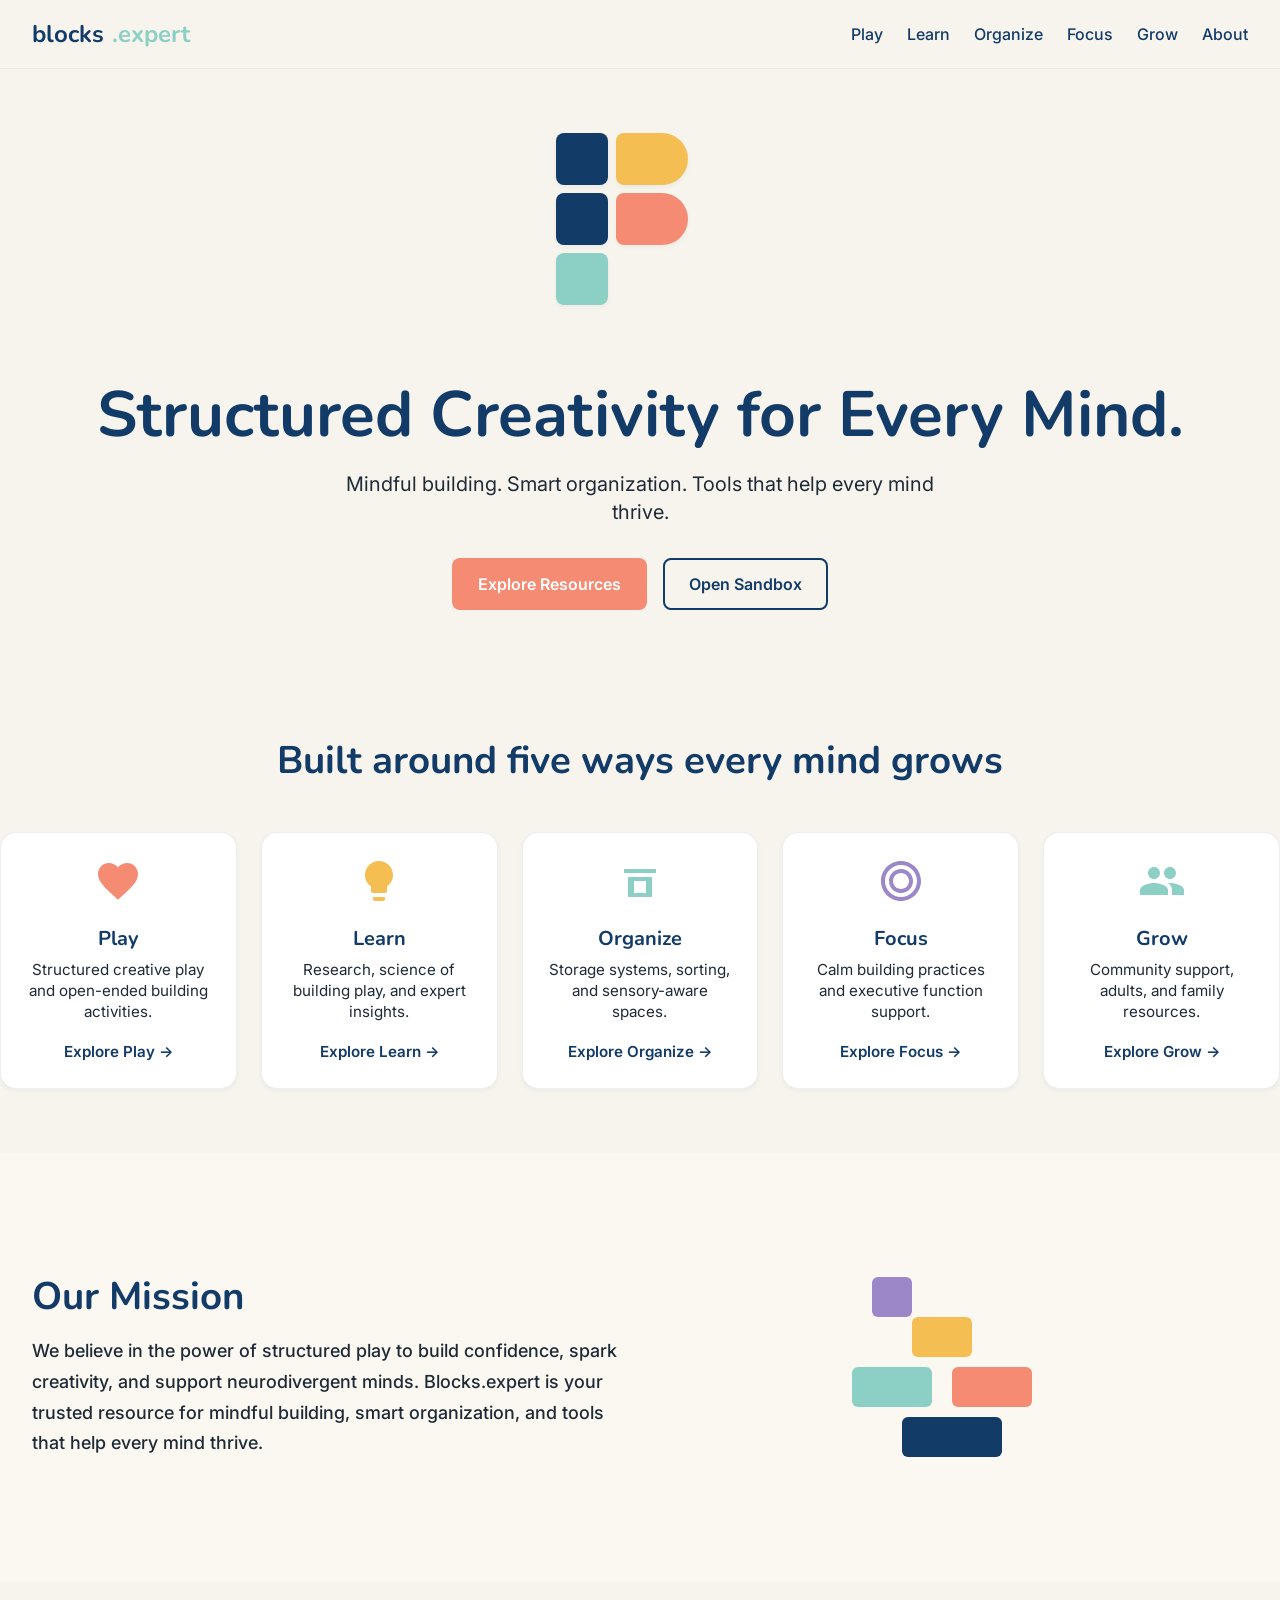
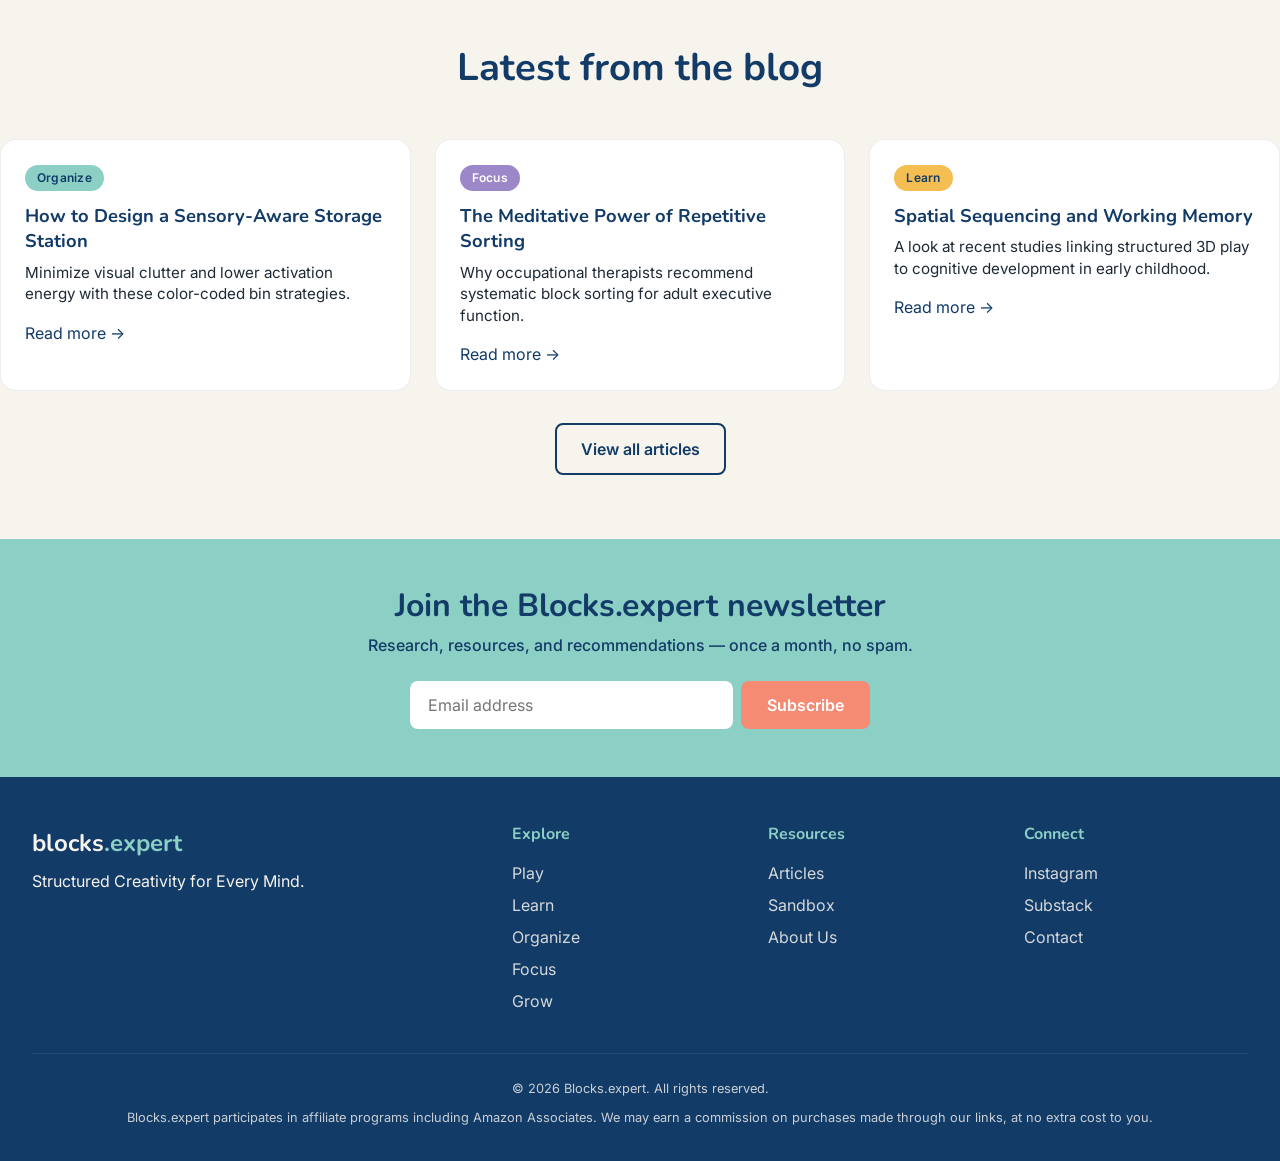
<file: index.html>
<!DOCTYPE html>
<html lang="en">
<head>
    <meta charset="UTF-8">
    <meta name="viewport" content="width=device-width, initial-scale=1.0">
    <title>Blocks.expert — Structured Creativity for Every Mind</title>
    <meta name="description" content="A trusted resource for mindful building, smart organization, and tools that help every neurodivergent mind thrive.">

    <!-- Open Graph -->
    <meta property="og:title" content="Blocks.expert — Structured Creativity for Every Mind">
    <meta property="og:description" content="Mindful building, smart organization, and tools that help every mind thrive.">
    <meta property="og:type" content="website">
    <meta property="og:url" content="https://blocks.expert/">
    <meta property="og:image" content="https://blocks.expert/assets/images/og-default.png">

    <!-- Twitter Card -->
    <meta name="twitter:card" content="summary_large_image">
    <meta name="twitter:title" content="Blocks.expert — Structured Creativity for Every Mind">
    <meta name="twitter:description" content="Mindful building, smart organization, and tools that help every mind thrive.">
    <meta name="twitter:image" content="https://blocks.expert/assets/images/og-default.png">

    <link rel="canonical" href="https://blocks.expert/">

    <!-- Organization Schema -->
    <script type="application/ld+json">
    {
        "@context": "https://schema.org",
        "@type": "Organization",
        "name": "Blocks.expert",
        "url": "https://blocks.expert/",
        "logo": "https://blocks.expert/assets/images/logo.png",
        "description": "Structured Creativity for Every Mind. A trusted resource for mindful building, smart organization, and tools that help every neurodivergent mind thrive.",
        "sameAs": []
    }
    </script>

        <link rel="icon" type="image/svg+xml" href="/assets/images/logo.svg">
    <link rel="icon" type="image/png" sizes="32x32" href="/assets/images/favicon-32.png">
    <link rel="apple-touch-icon" sizes="180x180" href="/assets/images/apple-touch-icon.png">

    <link rel="preconnect" href="https://fonts.googleapis.com">
    <link rel="preconnect" href="https://fonts.gstatic.com" crossorigin>
    <link href="https://fonts.googleapis.com/css2?family=Inter:wght@400;500;600&family=Nunito:wght@600;700&display=swap" rel="stylesheet">

    <link rel="stylesheet" href="/assets/css/style.css">
    <script src="/assets/js/main.js" defer></script>

    <style>
        /* Homepage-only mission-art SVG fill via CSS (works for inline SVGs) */
        .mission-art .ma-1 { fill: #123B68; }
        .mission-art .ma-2 { fill: #F68B74; }
        .mission-art .ma-3 { fill: #8CCFC4; }
        .mission-art .ma-4 { fill: #F4BE52; }
        .mission-art .ma-5 { fill: #9C87C8; }
    </style>
</head>
<body>
    <a href="#main" class="skip-link">Skip to content</a>
    <header id="site-header" class="site-header"></header>

    <main id="main">
        <section class="hero container">
            <div id="falling-b">
                <div class="b-quad q1"></div>
                <div class="b-quad q2"></div>
                <div class="b-quad q3"></div>
                <div class="b-quad q4"></div>
                <div class="b-quad q5"></div>
            </div>

            <h1 class="hero-title">Structured Creativity for Every Mind.</h1>
            <p class="hero-subtitle">Mindful building. Smart organization. Tools that help every mind thrive.</p>

            <div class="hero-ctas">
                <a href="/articles/" class="btn btn-primary">Explore Resources</a>
                <a href="/sandbox/" class="btn btn-secondary">Open Sandbox</a>
            </div>
        </section>

        <section class="modes-section container">
            <h2 class="section-title">Built around five ways every mind grows</h2>
            <div class="modes-grid">
                <div class="mode-card mode-play">
                    <svg class="mode-icon" fill="currentColor" viewBox="0 0 24 24" aria-hidden="true">
                        <path d="M12 21.35l-1.45-1.32C5.4 15.36 2 12.28 2 8.5 2 5.42 4.42 3 7.5 3c1.74 0 3.41.81 4.5 2.09C13.09 3.81 14.76 3 16.5 3 19.58 3 22 5.42 22 8.5c0 3.78-3.4 6.86-8.55 11.54L12 21.35z"/>
                    </svg>
                    <h3>Play</h3>
                    <p>Structured creative play and open-ended building activities.</p>
                    <a href="/pillars/play.html" class="mode-link">Explore Play &rarr;</a>
                </div>
                <div class="mode-card mode-learn">
                    <svg class="mode-icon" fill="currentColor" viewBox="0 0 24 24" aria-hidden="true">
                        <path d="M9 21c0 .55.45 1 1 1h4c.55 0 1-.45 1-1v-1H9v1zm3-19C8.14 2 5 5.14 5 9c0 2.38 1.19 4.47 3 5.74V17c0 .55.45 1 1 1h6c.55 0 1-.45 1-1v-2.26c1.81-1.27 3-3.36 3-5.74 0-3.86-3.14-7-7-7z"/>
                    </svg>
                    <h3>Learn</h3>
                    <p>Research, science of building play, and expert insights.</p>
                    <a href="/pillars/learn.html" class="mode-link">Explore Learn &rarr;</a>
                </div>
                <div class="mode-card mode-organize">
                    <svg class="mode-icon" fill="currentColor" viewBox="0 0 24 24" aria-hidden="true">
                        <path d="M4 6h16v2H4zm2 4h12v10H6zm3 2v6h6v-6z"/>
                    </svg>
                    <h3>Organize</h3>
                    <p>Storage systems, sorting, and sensory-aware spaces.</p>
                    <a href="/pillars/organize.html" class="mode-link">Explore Organize &rarr;</a>
                </div>
                <div class="mode-card mode-focus">
                    <svg class="mode-icon" fill="currentColor" viewBox="0 0 24 24" aria-hidden="true">
                        <path d="M12 2C6.48 2 2 6.48 2 12s4.48 10 10 10 10-4.48 10-10S17.52 2 12 2zm0 18c-4.41 0-8-3.59-8-8s3.59-8 8-8 8 3.59 8 8-3.59 8-8 8zm0-14c-3.31 0-6 2.69-6 6s2.69 6 6 6 6-2.69 6-6-2.69-6-6-6zm0 10c-2.21 0-4-1.79-4-4s1.79-4 4-4 4 1.79 4 4-1.79 4-4 4z"/>
                    </svg>
                    <h3>Focus</h3>
                    <p>Calm building practices and executive function support.</p>
                    <a href="/pillars/focus.html" class="mode-link">Explore Focus &rarr;</a>
                </div>
                <div class="mode-card mode-grow">
                    <svg class="mode-icon" fill="currentColor" viewBox="0 0 24 24" aria-hidden="true">
                        <path d="M16 11c1.66 0 2.99-1.34 2.99-3S17.66 5 16 5c-1.66 0-3 1.34-3 3s1.34 3 3 3zm-8 0c1.66 0 2.99-1.34 2.99-3S9.66 5 8 5C6.34 5 5 6.34 5 8s1.34 3 3 3zm0 2c-2.33 0-7 1.17-7 3.5V19h14v-2.5c0-2.33-4.67-3.5-7-3.5zm8 0c-.29 0-.62.02-.97.05 1.16.84 1.97 1.97 1.97 3.45V19h6v-2.5c0-2.33-4.67-3.5-7-3.5z"/>
                    </svg>
                    <h3>Grow</h3>
                    <p>Community support, adults, and family resources.</p>
                    <a href="/pillars/grow.html" class="mode-link">Explore Grow &rarr;</a>
                </div>
            </div>
        </section>

        <section class="mission-section">
            <div class="container mission-grid">
                <div class="mission-text">
                    <h2>Our Mission</h2>
                    <p>We believe in the power of structured play to build confidence, spark creativity, and support neurodivergent minds. Blocks.expert is your trusted resource for mindful building, smart organization, and tools that help every mind thrive.</p>
                </div>
                <div class="mission-art" aria-hidden="true">
                    <svg viewBox="0 0 400 300" width="100%" height="auto" style="max-width: 400px;">
                        <rect class="ma-1" x="150" y="200" width="100" height="40" rx="6"/>
                        <rect class="ma-2" x="200" y="150" width="80" height="40" rx="6"/>
                        <rect class="ma-3" x="100" y="150" width="80" height="40" rx="6"/>
                        <rect class="ma-4" x="160" y="100" width="60" height="40" rx="6"/>
                        <rect class="ma-5" x="120" y="60" width="40" height="40" rx="6"/>
                    </svg>
                </div>
            </div>
        </section>

        <section class="articles-section container">
            <h2 class="section-title">Latest from the blog</h2>
            <div class="articles-grid">
                <article class="article-card">
                    <span class="tag tag-organize">Organize</span>
                    <h4>How to Design a Sensory-Aware Storage Station</h4>
                    <p>Minimize visual clutter and lower activation energy with these color-coded bin strategies.</p>
                    <a href="/articles/_example-article.html">Read more &rarr;</a>
                </article>
                <article class="article-card">
                    <span class="tag tag-focus">Focus</span>
                    <h4>The Meditative Power of Repetitive Sorting</h4>
                    <p>Why occupational therapists recommend systematic block sorting for adult executive function.</p>
                    <a href="/articles/">Read more &rarr;</a>
                </article>
                <article class="article-card">
                    <span class="tag tag-learn">Learn</span>
                    <h4>Spatial Sequencing and Working Memory</h4>
                    <p>A look at recent studies linking structured 3D play to cognitive development in early childhood.</p>
                    <a href="/articles/">Read more &rarr;</a>
                </article>
            </div>
            <div class="text-center">
                <a href="/articles/" class="btn btn-secondary">View all articles</a>
            </div>
        </section>

        <section class="newsletter-section">
            <div class="container">
                <h2>Join the Blocks.expert newsletter</h2>
                <p>Research, resources, and recommendations — once a month, no spam.</p>
                <form id="newsletter-form" class="newsletter-form" novalidate>
                    <label for="newsletter-email" class="sr-only">Email address</label>
                    <input type="email" id="newsletter-email" placeholder="Email address" required aria-required="true">
                    <button type="submit" class="btn btn-primary">Subscribe</button>
                </form>
                <div id="form-feedback" class="form-message" role="status" aria-live="polite"></div>
            </div>
        </section>
    </main>

    <footer id="site-footer" class="site-footer"></footer>
</body>
</html>
</file>
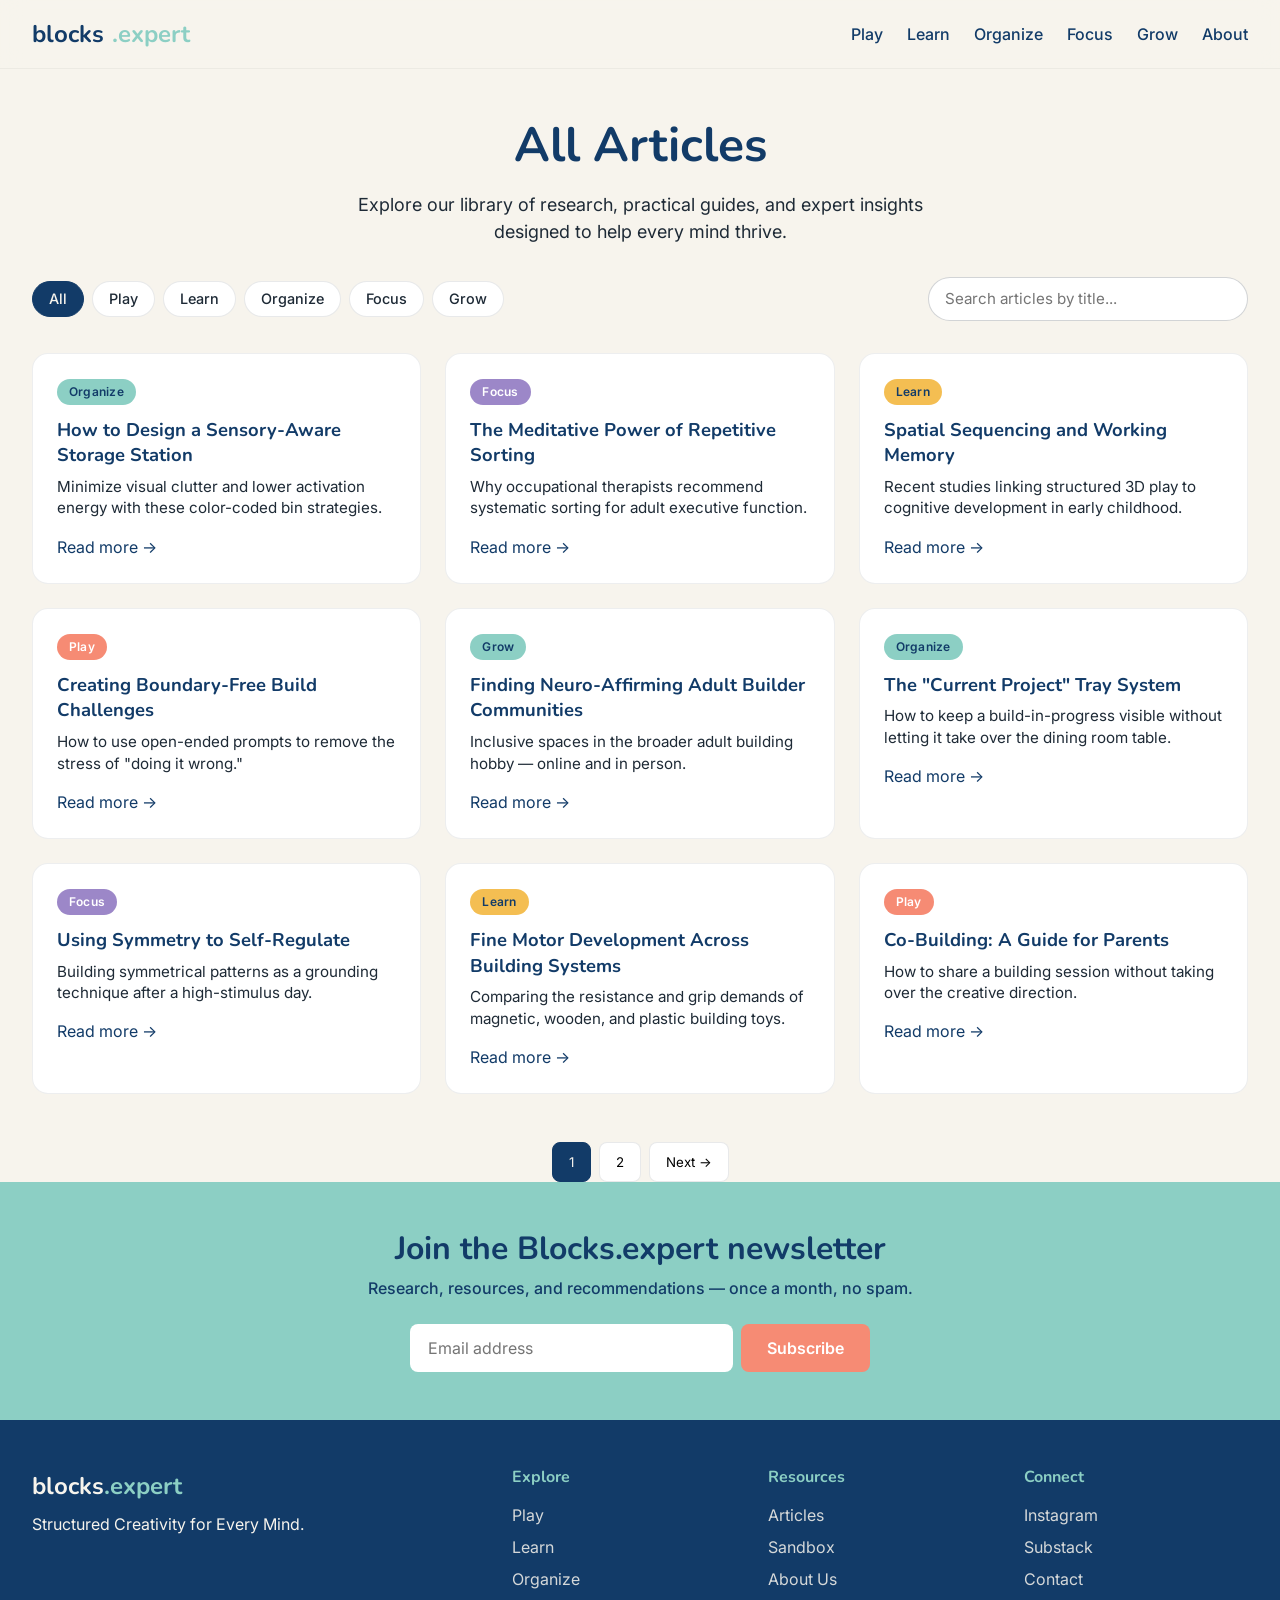
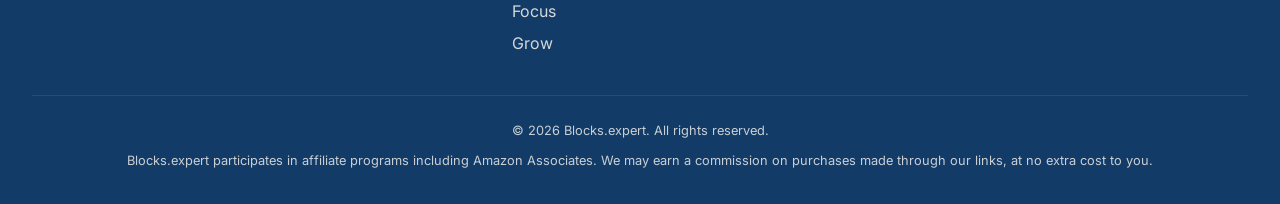
<file: articles/index.html>
<!DOCTYPE html>
<html lang="en">
<head>
    <meta charset="UTF-8">
    <meta name="viewport" content="width=device-width, initial-scale=1.0">
    <title>All Articles — Blocks.expert</title>
    <meta name="description" content="Explore research, insights, and practical guides on structured creativity, smart organization, and tools for neurodivergent minds.">

    <meta property="og:title" content="All Articles — Blocks.expert">
    <meta property="og:description" content="Research, insights, and practical guides for every mind.">
    <meta property="og:type" content="website">
    <meta property="og:url" content="https://blocks.expert/articles/">
    <meta property="og:image" content="https://blocks.expert/assets/images/og-default.png">
    <meta name="twitter:card" content="summary_large_image">
    <link rel="canonical" href="https://blocks.expert/articles/">

        <link rel="icon" type="image/svg+xml" href="/assets/images/logo.svg">
    <link rel="icon" type="image/png" sizes="32x32" href="/assets/images/favicon-32.png">
    <link rel="apple-touch-icon" sizes="180x180" href="/assets/images/apple-touch-icon.png">

    <link rel="preconnect" href="https://fonts.googleapis.com">
    <link rel="preconnect" href="https://fonts.gstatic.com" crossorigin>
    <link href="https://fonts.googleapis.com/css2?family=Inter:wght@400;500;600&family=Nunito:wght@600;700&display=swap" rel="stylesheet">
    <link rel="stylesheet" href="/assets/css/style.css">
    <script src="/assets/js/main.js" defer></script>
</head>
<body>
    <a href="#main" class="skip-link">Skip to content</a>
    <header id="site-header" class="site-header"></header>

    <main id="main" class="container">
        <section class="index-header">
            <h1>All Articles</h1>
            <p>Explore our library of research, practical guides, and expert insights designed to help every mind thrive.</p>
        </section>

        <div class="controls-bar">
            <div class="filter-chips" id="filter-chips" role="tablist" aria-label="Filter articles by mode">
                <button class="chip active" data-filter="all" role="tab" aria-selected="true">All</button>
                <button class="chip" data-filter="play" role="tab" aria-selected="false">Play</button>
                <button class="chip" data-filter="learn" role="tab" aria-selected="false">Learn</button>
                <button class="chip" data-filter="organize" role="tab" aria-selected="false">Organize</button>
                <button class="chip" data-filter="focus" role="tab" aria-selected="false">Focus</button>
                <button class="chip" data-filter="grow" role="tab" aria-selected="false">Grow</button>
            </div>
            <div class="search-wrapper">
                <label for="article-search" class="sr-only">Search articles by title</label>
                <input type="text" id="article-search" placeholder="Search articles by title..." aria-label="Search articles">
            </div>
        </div>

        <div class="articles-grid" id="articles-grid">
            <article class="article-card" data-category="organize">
                <span class="tag tag-organize">Organize</span>
                <h4 class="card-title">How to Design a Sensory-Aware Storage Station</h4>
                <p>Minimize visual clutter and lower activation energy with these color-coded bin strategies.</p>
                <a href="/articles/_example-article.html">Read more &rarr;</a>
            </article>
            <article class="article-card" data-category="focus">
                <span class="tag tag-focus">Focus</span>
                <h4 class="card-title">The Meditative Power of Repetitive Sorting</h4>
                <p>Why occupational therapists recommend systematic sorting for adult executive function.</p>
                <a href="#">Read more &rarr;</a>
            </article>
            <article class="article-card" data-category="learn">
                <span class="tag tag-learn">Learn</span>
                <h4 class="card-title">Spatial Sequencing and Working Memory</h4>
                <p>Recent studies linking structured 3D play to cognitive development in early childhood.</p>
                <a href="#">Read more &rarr;</a>
            </article>
            <article class="article-card" data-category="play">
                <span class="tag tag-play">Play</span>
                <h4 class="card-title">Creating Boundary-Free Build Challenges</h4>
                <p>How to use open-ended prompts to remove the stress of "doing it wrong."</p>
                <a href="#">Read more &rarr;</a>
            </article>
            <article class="article-card" data-category="grow">
                <span class="tag tag-grow">Grow</span>
                <h4 class="card-title">Finding Neuro-Affirming Adult Builder Communities</h4>
                <p>Inclusive spaces in the broader adult building hobby — online and in person.</p>
                <a href="#">Read more &rarr;</a>
            </article>
            <article class="article-card" data-category="organize">
                <span class="tag tag-organize">Organize</span>
                <h4 class="card-title">The "Current Project" Tray System</h4>
                <p>How to keep a build-in-progress visible without letting it take over the dining room table.</p>
                <a href="#">Read more &rarr;</a>
            </article>
            <article class="article-card" data-category="focus">
                <span class="tag tag-focus">Focus</span>
                <h4 class="card-title">Using Symmetry to Self-Regulate</h4>
                <p>Building symmetrical patterns as a grounding technique after a high-stimulus day.</p>
                <a href="#">Read more &rarr;</a>
            </article>
            <article class="article-card" data-category="learn">
                <span class="tag tag-learn">Learn</span>
                <h4 class="card-title">Fine Motor Development Across Building Systems</h4>
                <p>Comparing the resistance and grip demands of magnetic, wooden, and plastic building toys.</p>
                <a href="#">Read more &rarr;</a>
            </article>
            <article class="article-card" data-category="play">
                <span class="tag tag-play">Play</span>
                <h4 class="card-title">Co-Building: A Guide for Parents</h4>
                <p>How to share a building session without taking over the creative direction.</p>
                <a href="#">Read more &rarr;</a>
            </article>
        </div>

        <div class="pagination" aria-label="Pagination">
            <button class="page-btn active" aria-current="page">1</button>
            <button class="page-btn">2</button>
            <button class="page-btn">Next &rarr;</button>
        </div>
    </main>

    <section class="newsletter-section">
        <div class="container">
            <h2>Join the Blocks.expert newsletter</h2>
            <p>Research, resources, and recommendations — once a month, no spam.</p>
            <form id="newsletter-form" class="newsletter-form" novalidate>
                <label for="newsletter-email-articles" class="sr-only">Email address</label>
                <input type="email" id="newsletter-email-articles" placeholder="Email address" required aria-required="true">
                <button type="submit" class="btn btn-primary">Subscribe</button>
            </form>
            <div id="form-feedback" class="form-message" role="status" aria-live="polite"></div>
        </div>
    </section>

    <footer id="site-footer" class="site-footer"></footer>
</body>
</html>
</file>
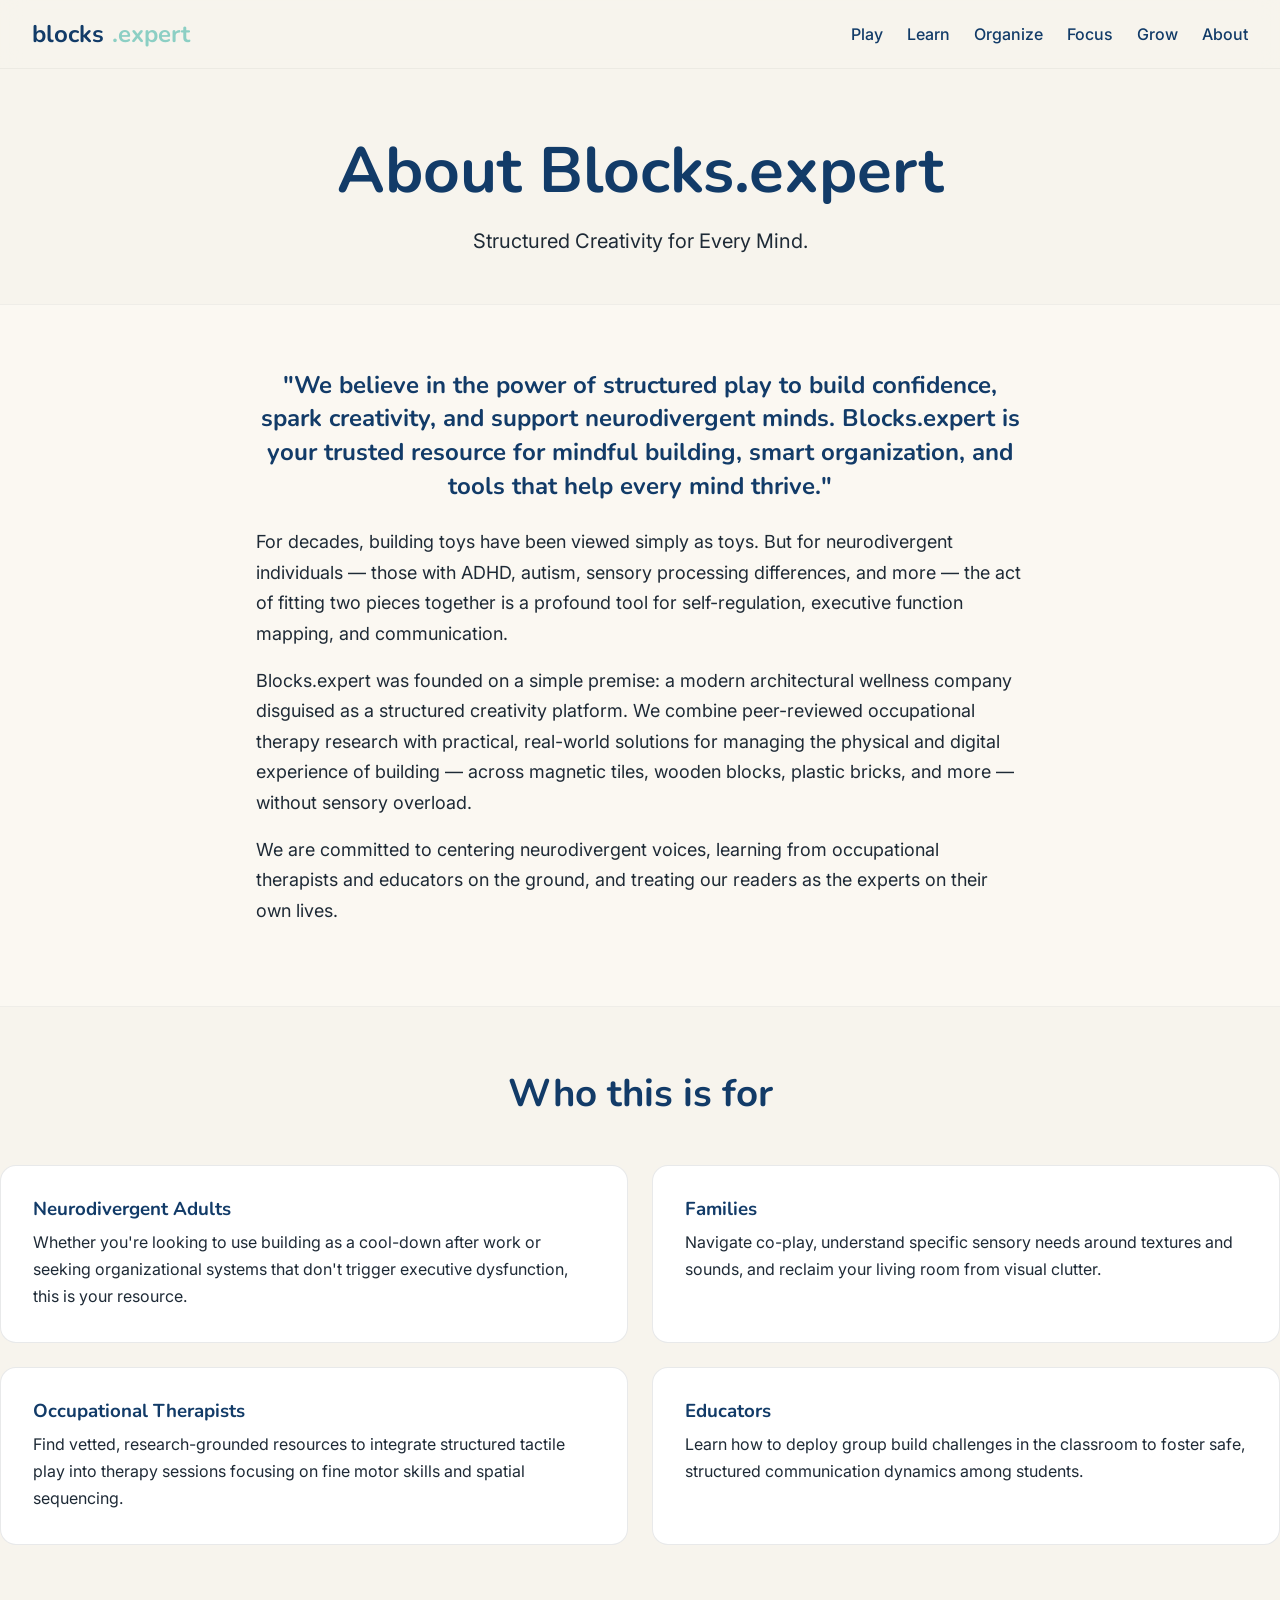
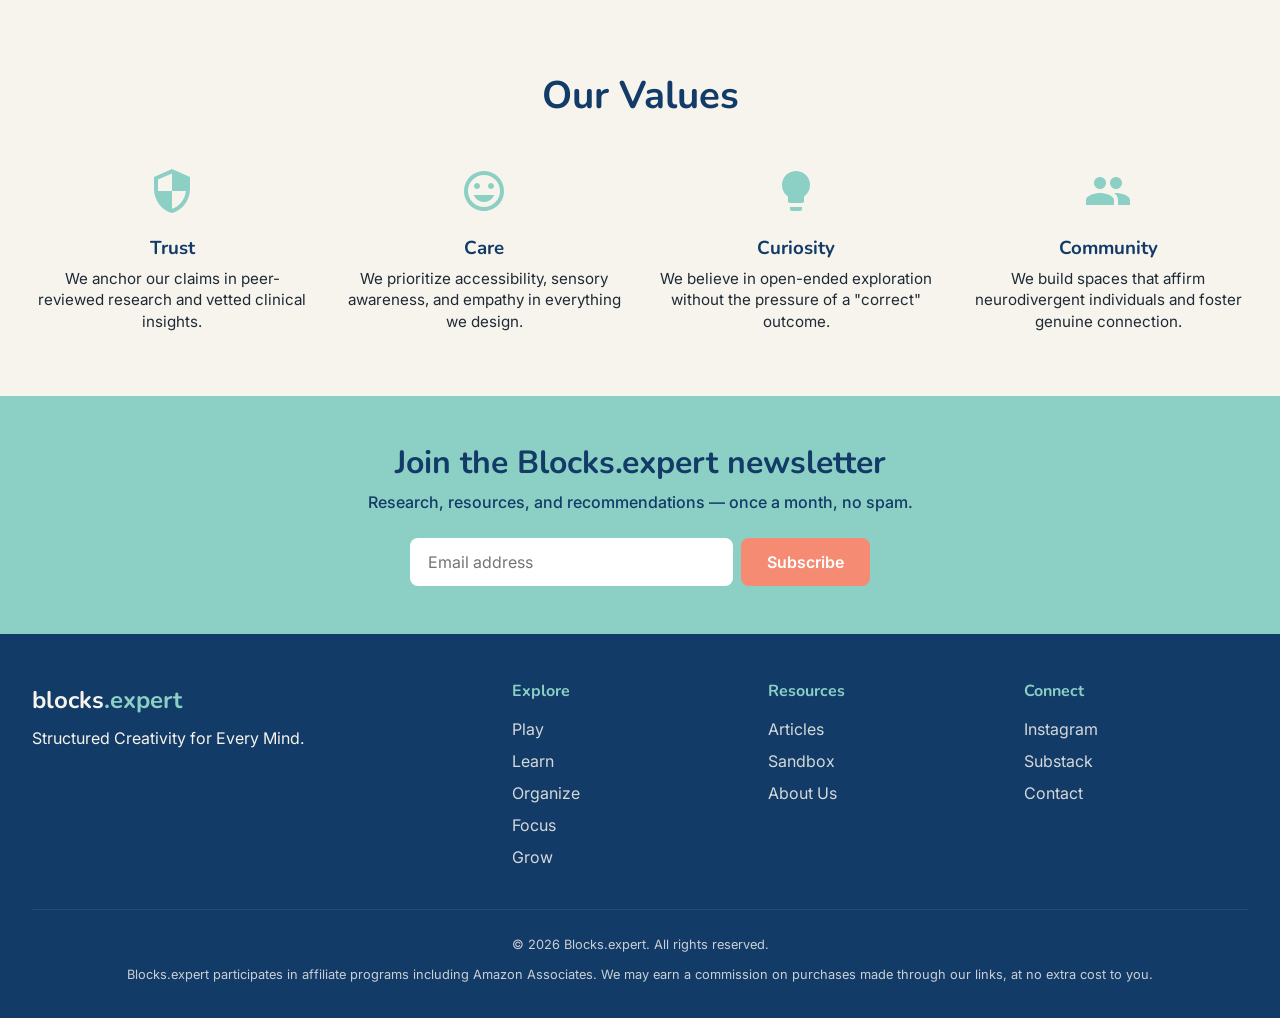
<file: about.html>
<!DOCTYPE html>
<html lang="en">
<head>
    <meta charset="UTF-8">
    <meta name="viewport" content="width=device-width, initial-scale=1.0">
    <title>About Us — Blocks.expert</title>
    <meta name="description" content="We believe in the power of structured play to build confidence, spark creativity, and support neurodivergent minds.">

    <meta property="og:title" content="About — Blocks.expert">
    <meta property="og:description" content="A modern architectural wellness company disguised as a structured creativity platform.">
    <meta property="og:type" content="website">
    <meta property="og:url" content="https://blocks.expert/about.html">
    <meta property="og:image" content="https://blocks.expert/assets/images/og-default.png">
    <meta name="twitter:card" content="summary_large_image">
    <link rel="canonical" href="https://blocks.expert/about.html">

        <link rel="icon" type="image/svg+xml" href="/assets/images/logo.svg">
    <link rel="icon" type="image/png" sizes="32x32" href="/assets/images/favicon-32.png">
    <link rel="apple-touch-icon" sizes="180x180" href="/assets/images/apple-touch-icon.png">

    <link rel="preconnect" href="https://fonts.googleapis.com">
    <link rel="preconnect" href="https://fonts.gstatic.com" crossorigin>
    <link href="https://fonts.googleapis.com/css2?family=Inter:wght@400;500;600&family=Nunito:wght@600;700&display=swap" rel="stylesheet">
    <link rel="stylesheet" href="/assets/css/style.css">
    <script src="/assets/js/main.js" defer></script>
</head>
<body>
    <a href="#main" class="skip-link">Skip to content</a>
    <header id="site-header" class="site-header"></header>

    <main id="main">
        <section class="about-hero container">
            <h1>About Blocks.expert</h1>
            <p>Structured Creativity for Every Mind.</p>
        </section>

        <section class="mission-full">
            <div class="mission-content">
                <div class="mission-statement">
                    "We believe in the power of structured play to build confidence, spark creativity, and support neurodivergent minds. Blocks.expert is your trusted resource for mindful building, smart organization, and tools that help every mind thrive."
                </div>
                <p>For decades, building toys have been viewed simply as toys. But for neurodivergent individuals — those with ADHD, autism, sensory processing differences, and more — the act of fitting two pieces together is a profound tool for self-regulation, executive function mapping, and communication.</p>
                <p>Blocks.expert was founded on a simple premise: a modern architectural wellness company disguised as a structured creativity platform. We combine peer-reviewed occupational therapy research with practical, real-world solutions for managing the physical and digital experience of building — across magnetic tiles, wooden blocks, plastic bricks, and more — without sensory overload.</p>
                <p>We are committed to centering neurodivergent voices, learning from occupational therapists and educators on the ground, and treating our readers as the experts on their own lives.</p>
            </div>
        </section>

        <section class="who-for container">
            <h2 class="section-title">Who this is for</h2>
            <div class="who-grid">
                <div class="who-card">
                    <h3>Neurodivergent Adults</h3>
                    <p>Whether you're looking to use building as a cool-down after work or seeking organizational systems that don't trigger executive dysfunction, this is your resource.</p>
                </div>
                <div class="who-card">
                    <h3>Families</h3>
                    <p>Navigate co-play, understand specific sensory needs around textures and sounds, and reclaim your living room from visual clutter.</p>
                </div>
                <div class="who-card">
                    <h3>Occupational Therapists</h3>
                    <p>Find vetted, research-grounded resources to integrate structured tactile play into therapy sessions focusing on fine motor skills and spatial sequencing.</p>
                </div>
                <div class="who-card">
                    <h3>Educators</h3>
                    <p>Learn how to deploy group build challenges in the classroom to foster safe, structured communication dynamics among students.</p>
                </div>
            </div>
        </section>

        <section class="values">
            <div class="container">
                <h2 class="section-title">Our Values</h2>
                <div class="values-grid">
                    <div class="value-card">
                        <svg class="value-icon" fill="currentColor" viewBox="0 0 24 24" aria-hidden="true">
                            <path d="M12 1L3 5v6c0 5.55 3.84 10.74 9 12 5.16-1.26 9-6.45 9-12V5l-9-4zm0 10.99h7c-.53 4.12-3.28 7.79-7 8.94V12H5V6.3l7-3.11v8.8z"/>
                        </svg>
                        <h3>Trust</h3>
                        <p>We anchor our claims in peer-reviewed research and vetted clinical insights.</p>
                    </div>
                    <div class="value-card">
                        <svg class="value-icon" fill="currentColor" viewBox="0 0 24 24" aria-hidden="true">
                            <path d="M11.99 2C6.47 2 2 6.48 2 12s4.47 10 9.99 10C17.52 22 22 17.52 22 12S17.52 2 11.99 2zM12 20c-4.42 0-8-3.58-8-8s3.58-8 8-8 8 3.58 8 8-3.58 8-8 8zm3.5-9c.83 0 1.5-.67 1.5-1.5S16.33 8 15.5 8 14 8.67 14 9.5s.67 1.5 1.5 1.5zm-7 0c.83 0 1.5-.67 1.5-1.5S9.33 8 8.5 8 7 8.67 7 9.5 7.67 11 8.5 11zm3.5 6.5c2.33 0 4.31-1.46 5.11-3.5H6.89c.8 2.04 2.78 3.5 5.11 3.5z"/>
                        </svg>
                        <h3>Care</h3>
                        <p>We prioritize accessibility, sensory awareness, and empathy in everything we design.</p>
                    </div>
                    <div class="value-card">
                        <svg class="value-icon" fill="currentColor" viewBox="0 0 24 24" aria-hidden="true">
                            <path d="M9 21c0 .55.45 1 1 1h4c.55 0 1-.45 1-1v-1H9v1zm3-19C8.14 2 5 5.14 5 9c0 2.38 1.19 4.47 3 5.74V17c0 .55.45 1 1 1h6c.55 0 1-.45 1-1v-2.26c1.81-1.27 3-3.36 3-5.74 0-3.86-3.14-7-7-7z"/>
                        </svg>
                        <h3>Curiosity</h3>
                        <p>We believe in open-ended exploration without the pressure of a "correct" outcome.</p>
                    </div>
                    <div class="value-card">
                        <svg class="value-icon" fill="currentColor" viewBox="0 0 24 24" aria-hidden="true">
                            <path d="M16 11c1.66 0 2.99-1.34 2.99-3S17.66 5 16 5c-1.66 0-3 1.34-3 3s1.34 3 3 3zm-8 0c1.66 0 2.99-1.34 2.99-3S9.66 5 8 5C6.34 5 5 6.34 5 8s1.34 3 3 3zm0 2c-2.33 0-7 1.17-7 3.5V19h14v-2.5c0-2.33-4.67-3.5-7-3.5zm8 0c-.29 0-.62.02-.97.05 1.16.84 1.97 1.97 1.97 3.45V19h6v-2.5c0-2.33-4.67-3.5-7-3.5z"/>
                        </svg>
                        <h3>Community</h3>
                        <p>We build spaces that affirm neurodivergent individuals and foster genuine connection.</p>
                    </div>
                </div>
            </div>
        </section>

        <section class="newsletter-section">
            <div class="container">
                <h2>Join the Blocks.expert newsletter</h2>
                <p>Research, resources, and recommendations — once a month, no spam.</p>
                <form id="newsletter-form" class="newsletter-form" novalidate>
                    <label for="newsletter-email-about" class="sr-only">Email address</label>
                    <input type="email" id="newsletter-email-about" placeholder="Email address" required aria-required="true">
                    <button type="submit" class="btn btn-primary">Subscribe</button>
                </form>
                <div id="form-feedback" class="form-message" role="status" aria-live="polite"></div>
            </div>
        </section>
    </main>

    <footer id="site-footer" class="site-footer"></footer>
</body>
</html>
</file>
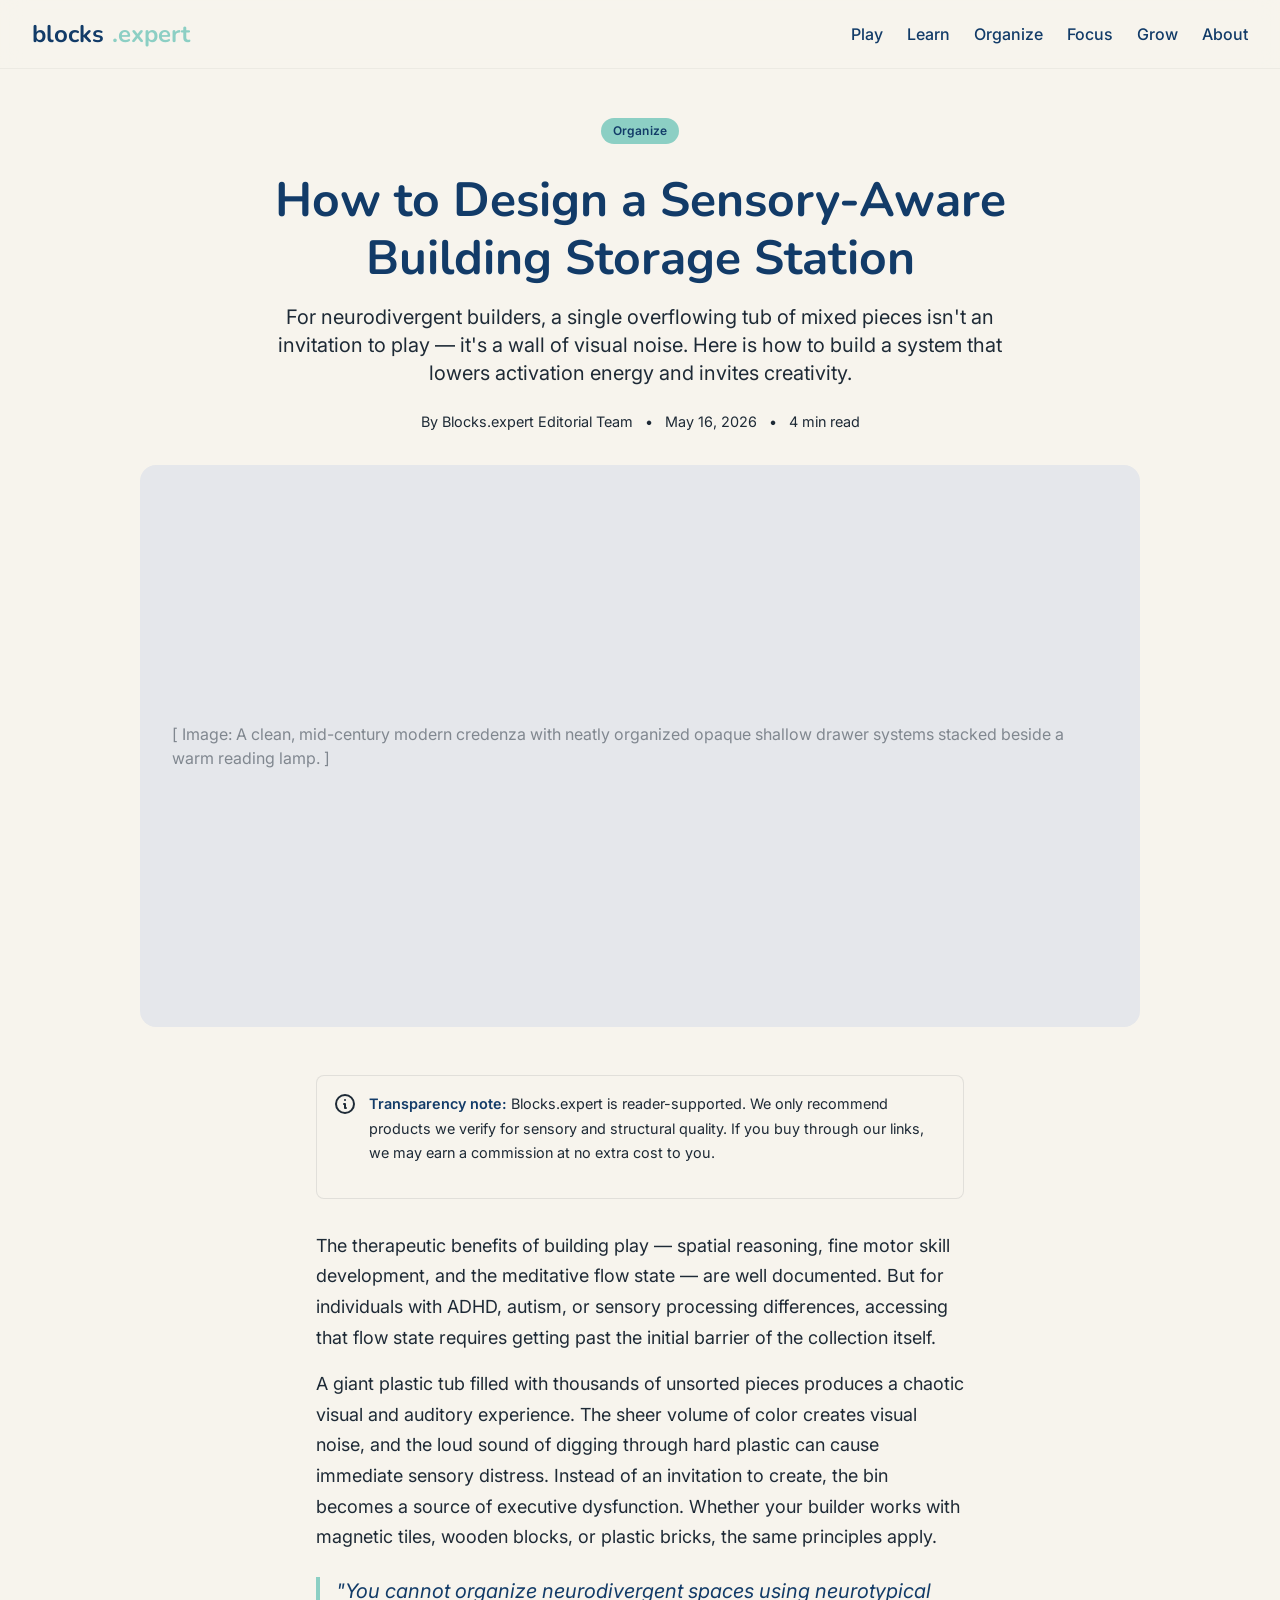
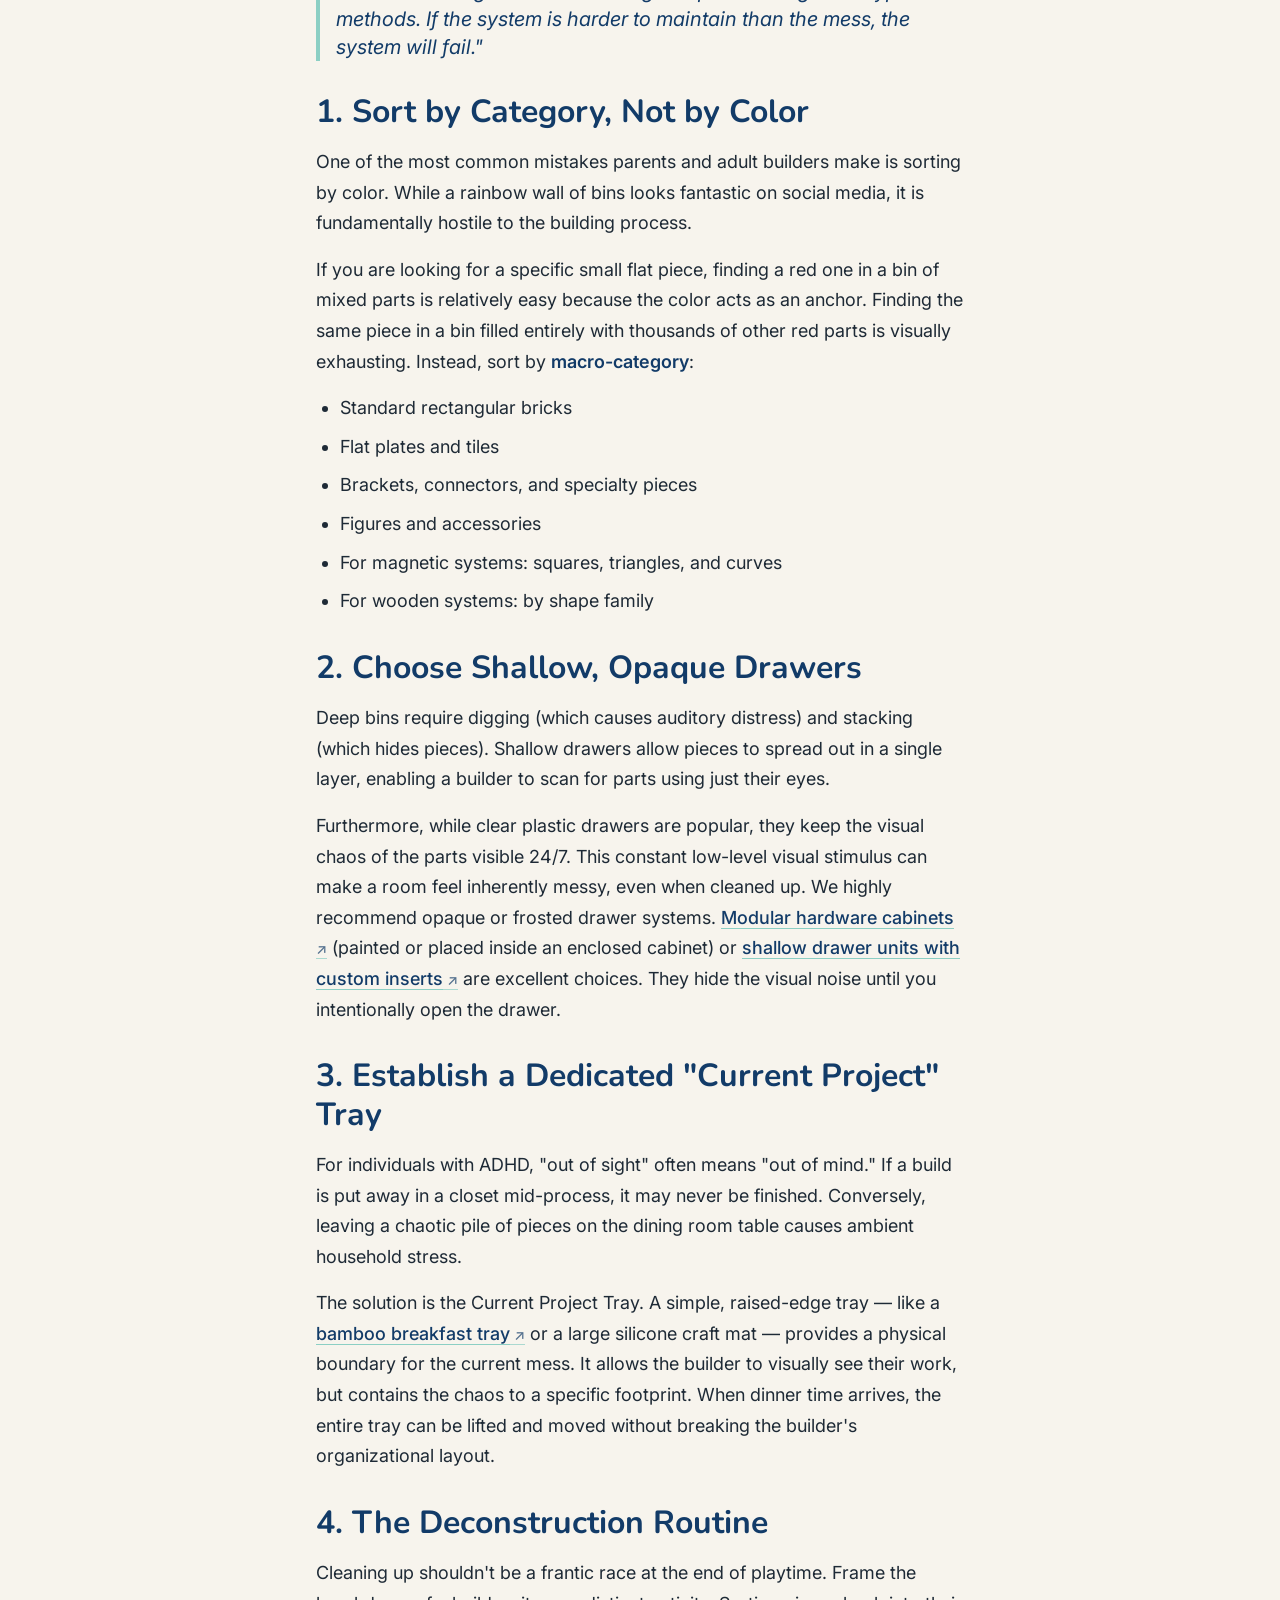
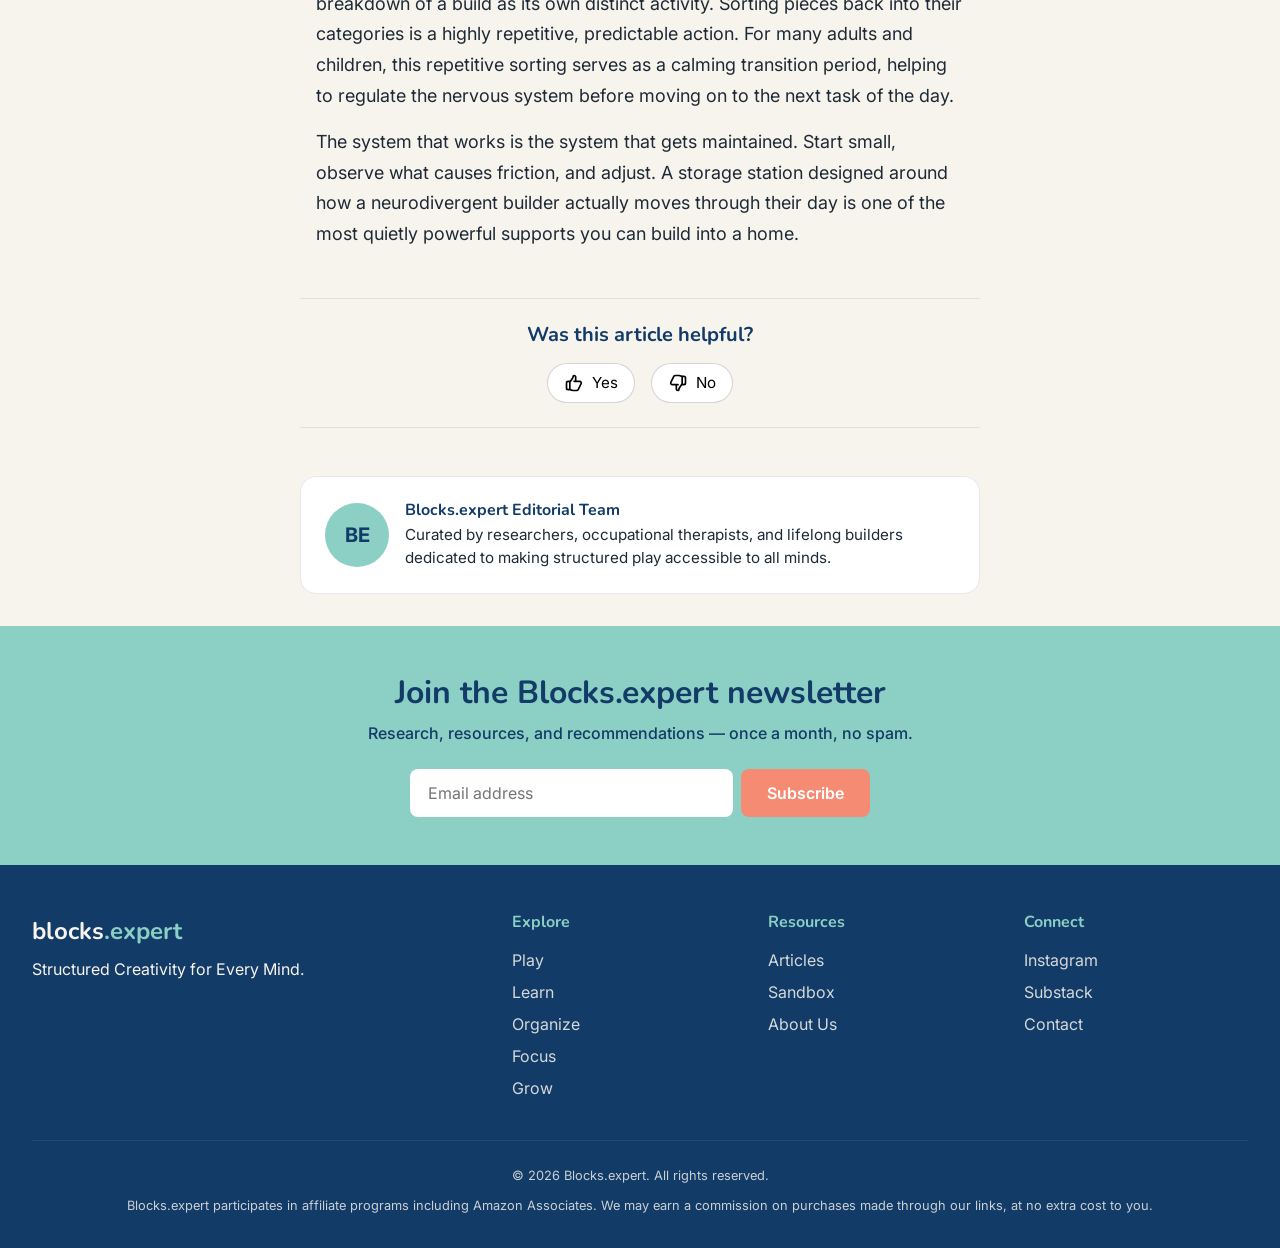
<file: articles/_example-article.html>
<!DOCTYPE html>
<html lang="en">
<head>
    <meta charset="UTF-8">
    <meta name="viewport" content="width=device-width, initial-scale=1.0">
    <title>How to Design a Sensory-Aware Building Storage Station — Blocks.expert</title>
    <meta name="description" content="Minimize visual clutter and lower activation energy with these storage strategies designed for neurodivergent builders across magnetic, wooden, and plastic systems.">

    <meta property="og:title" content="How to Design a Sensory-Aware Building Storage Station">
    <meta property="og:description" content="Minimize visual clutter and lower activation energy with storage strategies designed for neurodivergent builders.">
    <meta property="og:type" content="article">
    <meta property="og:url" content="https://blocks.expert/articles/_example-article.html">
    <meta property="og:image" content="https://blocks.expert/assets/images/og-default.png">
    <meta name="twitter:card" content="summary_large_image">
    <link rel="canonical" href="https://blocks.expert/articles/_example-article.html">

    <script type="application/ld+json">
    {
      "@context": "https://schema.org",
      "@type": "Article",
      "headline": "How to Design a Sensory-Aware Building Storage Station",
      "description": "Minimize visual clutter and lower activation energy with storage strategies designed for neurodivergent builders.",
      "image": ["https://blocks.expert/assets/images/og-default.png"],
      "datePublished": "2026-05-16T08:00:00-04:00",
      "dateModified": "2026-05-16T08:00:00-04:00",
      "author": [{
          "@type": "Organization",
          "name": "Blocks.expert Editorial Team",
          "url": "https://blocks.expert/about.html"
      }],
      "publisher": {
          "@type": "Organization",
          "name": "Blocks.expert",
          "logo": {
              "@type": "ImageObject",
              "url": "https://blocks.expert/assets/images/logo.png"
          }
      }
    }
    </script>

        <link rel="icon" type="image/svg+xml" href="/assets/images/logo.svg">
    <link rel="icon" type="image/png" sizes="32x32" href="/assets/images/favicon-32.png">
    <link rel="apple-touch-icon" sizes="180x180" href="/assets/images/apple-touch-icon.png">

    <link rel="preconnect" href="https://fonts.googleapis.com">
    <link rel="preconnect" href="https://fonts.gstatic.com" crossorigin>
    <link href="https://fonts.googleapis.com/css2?family=Inter:wght@400;500;600;700&family=Nunito:wght@600;700&display=swap" rel="stylesheet">
    <link rel="stylesheet" href="/assets/css/style.css">
    <script src="/assets/js/main.js" defer></script>
</head>
<body>
    <a href="#main" class="skip-link">Skip to content</a>
    <header id="site-header" class="site-header"></header>

    <main id="main">
        <article>
            <header class="article-hero">
                <span class="tag tag-organize">Organize</span>
                <h1>How to Design a Sensory-Aware Building Storage Station</h1>
                <p class="article-dek">For neurodivergent builders, a single overflowing tub of mixed pieces isn't an invitation to play — it's a wall of visual noise. Here is how to build a system that lowers activation energy and invites creativity.</p>
                <div class="article-meta">
                    <span>By Blocks.expert Editorial Team</span>
                    <span aria-hidden="true">&bull;</span>
                    <span>May 16, 2026</span>
                    <span aria-hidden="true">&bull;</span>
                    <span>4 min read</span>
                </div>
            </header>

            <figure class="article-image container">
                <div style="color: var(--graphite-ink); opacity: 0.5;">[ Image: A clean, mid-century modern credenza with neatly organized opaque shallow drawer systems stacked beside a warm reading lamp. ]</div>
            </figure>

            <div class="article-body">
                <div class="affiliate-box">
                    <svg width="24" height="24" fill="none" stroke="currentColor" stroke-width="2" viewBox="0 0 24 24" style="flex-shrink: 0; color: var(--graphite-ink);" aria-hidden="true">
                        <path stroke-linecap="round" stroke-linejoin="round" d="M13 16h-1v-4h-1m1-4h.01M21 12a9 9 0 11-18 0 9 9 0 0118 0z"></path>
                    </svg>
                    <p><strong>Transparency note:</strong> Blocks.expert is reader-supported. We only recommend products we verify for sensory and structural quality. If you buy through our links, we may earn a commission at no extra cost to you.</p>
                </div>

                <p>The therapeutic benefits of building play — spatial reasoning, fine motor skill development, and the meditative flow state — are well documented. But for individuals with ADHD, autism, or sensory processing differences, accessing that flow state requires getting past the initial barrier of the collection itself.</p>

                <p>A giant plastic tub filled with thousands of unsorted pieces produces a chaotic visual and auditory experience. The sheer volume of color creates visual noise, and the loud sound of digging through hard plastic can cause immediate sensory distress. Instead of an invitation to create, the bin becomes a source of executive dysfunction. Whether your builder works with magnetic tiles, wooden blocks, or plastic bricks, the same principles apply.</p>

                <blockquote>
                    "You cannot organize neurodivergent spaces using neurotypical methods. If the system is harder to maintain than the mess, the system will fail."
                </blockquote>

                <h2>1. Sort by Category, Not by Color</h2>
                <p>One of the most common mistakes parents and adult builders make is sorting by color. While a rainbow wall of bins looks fantastic on social media, it is fundamentally hostile to the building process.</p>
                <p>If you are looking for a specific small flat piece, finding a red one in a bin of mixed parts is relatively easy because the color acts as an anchor. Finding the same piece in a bin filled entirely with thousands of other red parts is visually exhausting. Instead, sort by <strong>macro-category</strong>:</p>
                <ul>
                    <li>Standard rectangular bricks</li>
                    <li>Flat plates and tiles</li>
                    <li>Brackets, connectors, and specialty pieces</li>
                    <li>Figures and accessories</li>
                    <li>For magnetic systems: squares, triangles, and curves</li>
                    <li>For wooden systems: by shape family</li>
                </ul>

                <h2>2. Choose Shallow, Opaque Drawers</h2>
                <p>Deep bins require digging (which causes auditory distress) and stacking (which hides pieces). Shallow drawers allow pieces to spread out in a single layer, enabling a builder to scan for parts using just their eyes.</p>

                <p>Furthermore, while clear plastic drawers are popular, they keep the visual chaos of the parts visible 24/7. This constant low-level visual stimulus can make a room feel inherently messy, even when cleaned up. We highly recommend opaque or frosted drawer systems. <a href="#" class="affiliate-link">Modular hardware cabinets</a> (painted or placed inside an enclosed cabinet) or <a href="#" class="affiliate-link">shallow drawer units with custom inserts</a> are excellent choices. They hide the visual noise until you intentionally open the drawer.</p>

                <h2>3. Establish a Dedicated "Current Project" Tray</h2>
                <p>For individuals with ADHD, "out of sight" often means "out of mind." If a build is put away in a closet mid-process, it may never be finished. Conversely, leaving a chaotic pile of pieces on the dining room table causes ambient household stress.</p>
                <p>The solution is the Current Project Tray. A simple, raised-edge tray — like a <a href="#" class="affiliate-link">bamboo breakfast tray</a> or a large silicone craft mat — provides a physical boundary for the current mess. It allows the builder to visually see their work, but contains the chaos to a specific footprint. When dinner time arrives, the entire tray can be lifted and moved without breaking the builder's organizational layout.</p>

                <h2>4. The Deconstruction Routine</h2>
                <p>Cleaning up shouldn't be a frantic race at the end of playtime. Frame the breakdown of a build as its own distinct activity. Sorting pieces back into their categories is a highly repetitive, predictable action. For many adults and children, this repetitive sorting serves as a calming transition period, helping to regulate the nervous system before moving on to the next task of the day.</p>

                <p>The system that works is the system that gets maintained. Start small, observe what causes friction, and adjust. A storage station designed around how a neurodivergent builder actually moves through their day is one of the most quietly powerful supports you can build into a home.</p>
            </div>

            <div class="feedback-widget" id="feedback-widget">
                <h3 style="font-size: 1.25rem;">Was this article helpful?</h3>
                <div class="feedback-btns">
                    <button class="feedback-btn" data-response="yes" aria-label="Yes, this was helpful">
                        <svg width="20" height="20" fill="none" stroke="currentColor" stroke-width="2" viewBox="0 0 24 24" aria-hidden="true">
                            <path stroke-linecap="round" stroke-linejoin="round" d="M14 10h4.764a2 2 0 011.789 2.894l-3.5 7A2 2 0 0115.263 21h-4.017c-.163 0-.326-.02-.485-.06L7 20m7-10V5a2 2 0 00-2-2h-.095c-.5 0-.905.405-.905.905 0 .714-.211 1.412-.608 2.006L7 11v9m7-10h-2M7 20H5a2 2 0 01-2-2v-6a2 2 0 012-2h2.5"></path>
                        </svg> Yes
                    </button>
                    <button class="feedback-btn" data-response="no" aria-label="No, this was not helpful">
                        <svg width="20" height="20" fill="none" stroke="currentColor" stroke-width="2" viewBox="0 0 24 24" style="transform: rotate(180deg);" aria-hidden="true">
                            <path stroke-linecap="round" stroke-linejoin="round" d="M14 10h4.764a2 2 0 011.789 2.894l-3.5 7A2 2 0 0115.263 21h-4.017c-.163 0-.326-.02-.485-.06L7 20m7-10V5a2 2 0 00-2-2h-.095c-.5 0-.905.405-.905.905 0 .714-.211 1.412-.608 2.006L7 11v9m7-10h-2M7 20H5a2 2 0 01-2-2v-6a2 2 0 012-2h2.5"></path>
                        </svg> No
                    </button>
                </div>
            </div>

            <div class="author-bio">
                <div class="author-avatar" aria-hidden="true">BE</div>
                <div>
                    <h4>Blocks.expert Editorial Team</h4>
                    <p>Curated by researchers, occupational therapists, and lifelong builders dedicated to making structured play accessible to all minds.</p>
                </div>
            </div>
        </article>

        <section class="newsletter-section">
            <div class="container">
                <h2>Join the Blocks.expert newsletter</h2>
                <p>Research, resources, and recommendations — once a month, no spam.</p>
                <form id="newsletter-form" class="newsletter-form" novalidate>
                    <label for="newsletter-email-example" class="sr-only">Email address</label>
                    <input type="email" id="newsletter-email-example" placeholder="Email address" required aria-required="true">
                    <button type="submit" class="btn btn-primary">Subscribe</button>
                </form>
                <div id="form-feedback" class="form-message" role="status" aria-live="polite"></div>
            </div>
        </section>
    </main>

    <footer id="site-footer" class="site-footer"></footer>
</body>
</html>
</file>
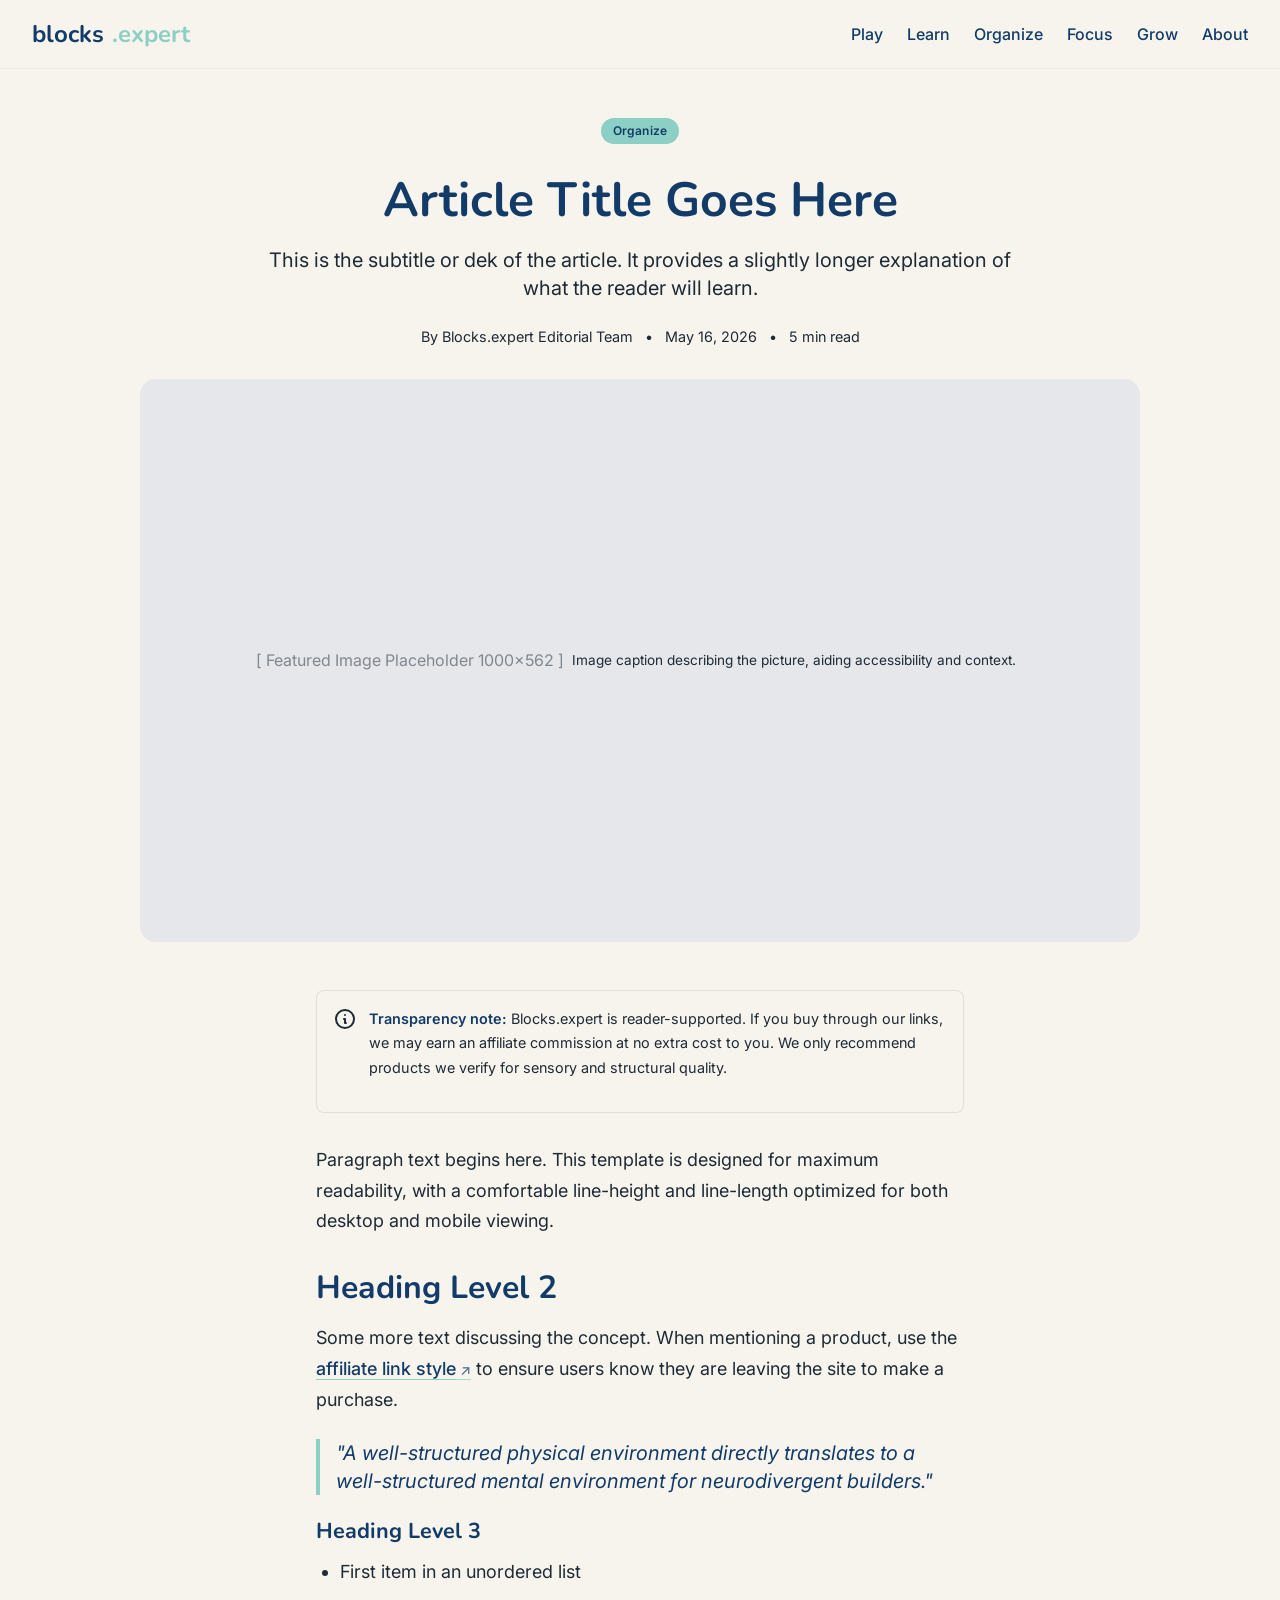
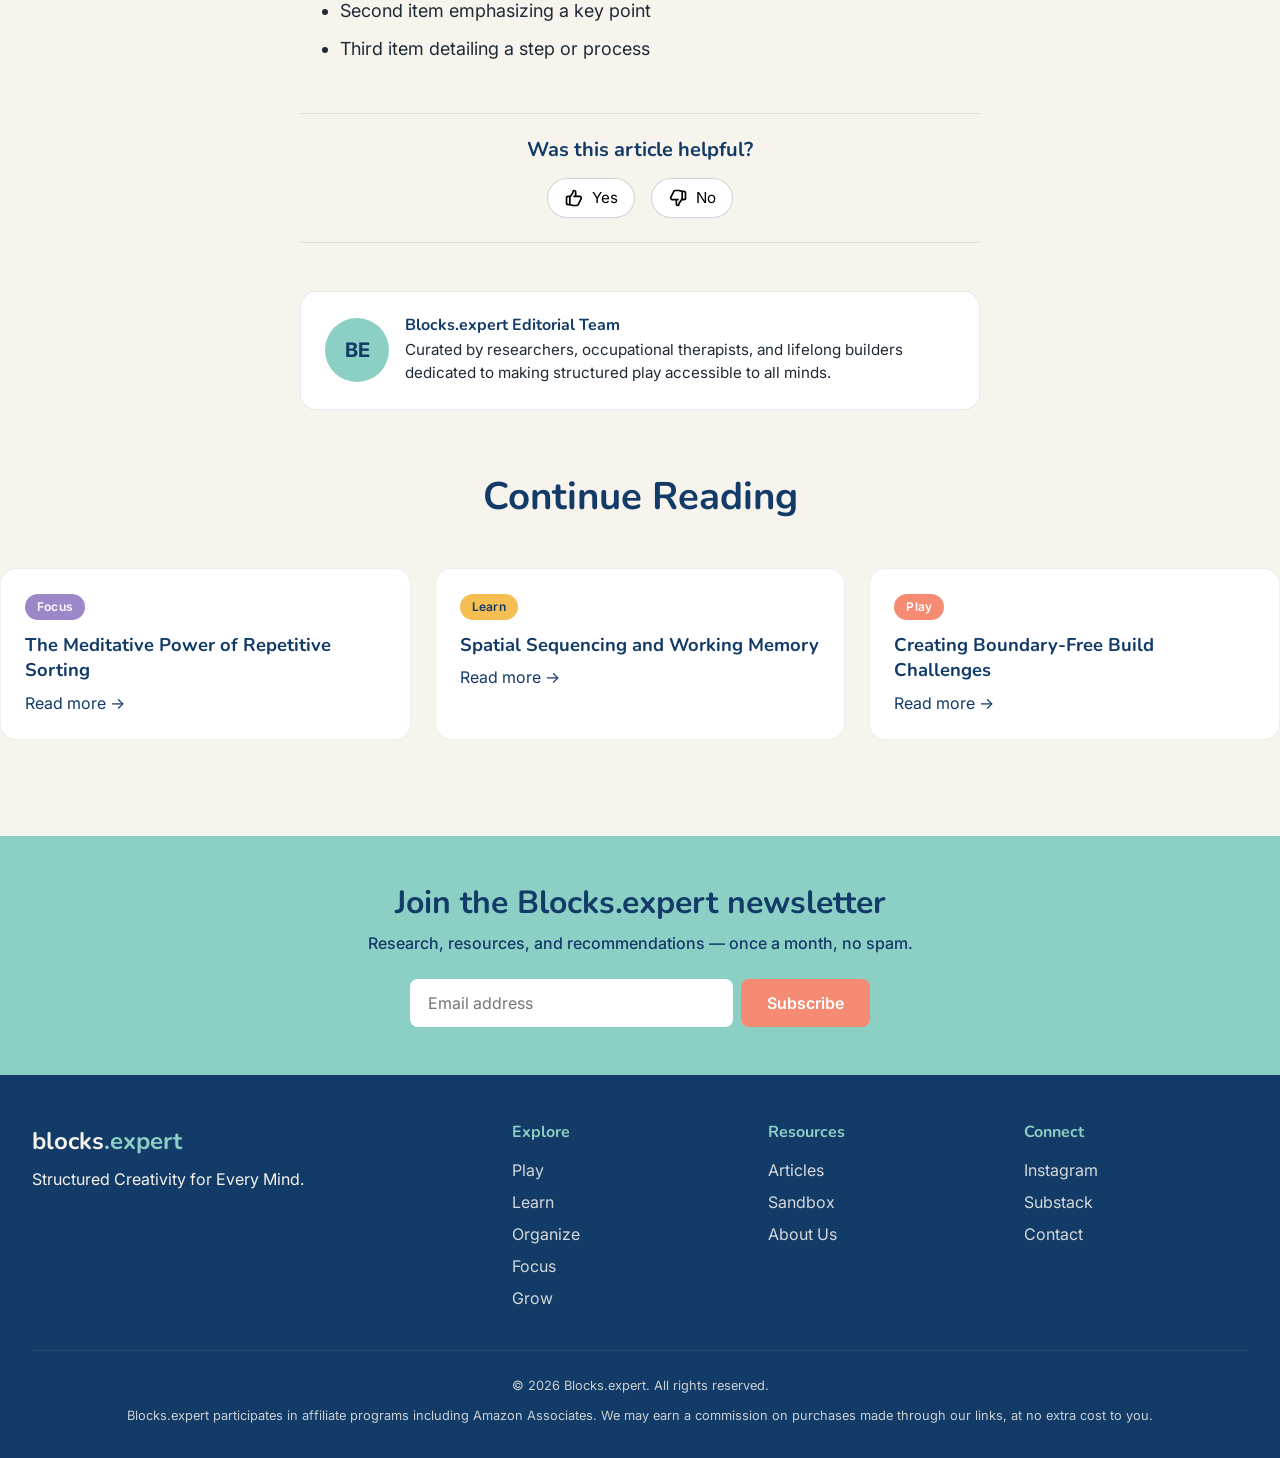
<file: articles/template.html>
<!DOCTYPE html>
<html lang="en">
<head>
    <meta charset="UTF-8">
    <meta name="viewport" content="width=device-width, initial-scale=1.0">
    <title>Article Title Here — Blocks.expert</title>
    <meta name="description" content="Brief excerpt describing the article content goes here for search engines.">

    <meta property="og:title" content="Article Title Here — Blocks.expert">
    <meta property="og:description" content="Brief excerpt describing the article content goes here for social media sharing.">
    <meta property="og:type" content="article">
    <meta property="og:url" content="https://blocks.expert/articles/template.html">
    <meta property="og:image" content="https://blocks.expert/assets/images/og-default.png">
    <meta name="twitter:card" content="summary_large_image">
    <meta name="twitter:title" content="Article Title Here — Blocks.expert">
    <meta name="twitter:description" content="Brief excerpt describing the article content goes here for social media sharing.">
    <link rel="canonical" href="https://blocks.expert/articles/template.html">

    <script type="application/ld+json">
    {
      "@context": "https://schema.org",
      "@type": "Article",
      "headline": "Article Title Here",
      "description": "Brief excerpt describing the article content.",
      "image": ["https://blocks.expert/assets/images/og-default.png"],
      "datePublished": "2026-05-16T08:00:00-04:00",
      "dateModified": "2026-05-16T08:00:00-04:00",
      "author": [{
          "@type": "Organization",
          "name": "Blocks.expert Editorial Team",
          "url": "https://blocks.expert/about.html"
      }],
      "publisher": {
          "@type": "Organization",
          "name": "Blocks.expert",
          "logo": {
              "@type": "ImageObject",
              "url": "https://blocks.expert/assets/images/logo.png"
          }
      }
    }
    </script>

        <link rel="icon" type="image/svg+xml" href="/assets/images/logo.svg">
    <link rel="icon" type="image/png" sizes="32x32" href="/assets/images/favicon-32.png">
    <link rel="apple-touch-icon" sizes="180x180" href="/assets/images/apple-touch-icon.png">

    <link rel="preconnect" href="https://fonts.googleapis.com">
    <link rel="preconnect" href="https://fonts.gstatic.com" crossorigin>
    <link href="https://fonts.googleapis.com/css2?family=Inter:wght@400;500;600;700&family=Nunito:wght@600;700&display=swap" rel="stylesheet">
    <link rel="stylesheet" href="/assets/css/style.css">
    <script src="/assets/js/main.js" defer></script>
</head>
<body>
    <a href="#main" class="skip-link">Skip to content</a>
    <header id="site-header" class="site-header"></header>

    <main id="main">
        <article>
            <header class="article-hero">
                <span class="tag tag-organize">Organize</span>
                <h1>Article Title Goes Here</h1>
                <p class="article-dek">This is the subtitle or dek of the article. It provides a slightly longer explanation of what the reader will learn.</p>
                <div class="article-meta">
                    <span>By Blocks.expert Editorial Team</span>
                    <span aria-hidden="true">&bull;</span>
                    <span>May 16, 2026</span>
                    <span aria-hidden="true">&bull;</span>
                    <span>5 min read</span>
                </div>
            </header>

            <figure class="article-image container">
                <div style="color: var(--graphite-ink); opacity: 0.5;">[ Featured Image Placeholder 1000x562 ]</div>
                <figcaption>Image caption describing the picture, aiding accessibility and context.</figcaption>
            </figure>

            <div class="article-body">
                <div class="affiliate-box">
                    <svg width="24" height="24" fill="none" stroke="currentColor" stroke-width="2" viewBox="0 0 24 24" style="flex-shrink: 0; color: var(--graphite-ink);" aria-hidden="true">
                        <path stroke-linecap="round" stroke-linejoin="round" d="M13 16h-1v-4h-1m1-4h.01M21 12a9 9 0 11-18 0 9 9 0 0118 0z"></path>
                    </svg>
                    <p><strong>Transparency note:</strong> Blocks.expert is reader-supported. If you buy through our links, we may earn an affiliate commission at no extra cost to you. We only recommend products we verify for sensory and structural quality.</p>
                </div>

                <p>Paragraph text begins here. This template is designed for maximum readability, with a comfortable line-height and line-length optimized for both desktop and mobile viewing.</p>

                <h2>Heading Level 2</h2>
                <p>Some more text discussing the concept. When mentioning a product, use the <a href="#" class="affiliate-link">affiliate link style</a> to ensure users know they are leaving the site to make a purchase.</p>

                <blockquote>
                    "A well-structured physical environment directly translates to a well-structured mental environment for neurodivergent builders."
                </blockquote>

                <h3>Heading Level 3</h3>
                <ul>
                    <li>First item in an unordered list</li>
                    <li>Second item emphasizing a key point</li>
                    <li>Third item detailing a step or process</li>
                </ul>
            </div>

            <div class="feedback-widget" id="feedback-widget">
                <h3 style="font-size: 1.25rem;">Was this article helpful?</h3>
                <div class="feedback-btns">
                    <button class="feedback-btn" data-response="yes" aria-label="Yes, this was helpful">
                        <svg width="20" height="20" fill="none" stroke="currentColor" stroke-width="2" viewBox="0 0 24 24" aria-hidden="true">
                            <path stroke-linecap="round" stroke-linejoin="round" d="M14 10h4.764a2 2 0 011.789 2.894l-3.5 7A2 2 0 0115.263 21h-4.017c-.163 0-.326-.02-.485-.06L7 20m7-10V5a2 2 0 00-2-2h-.095c-.5 0-.905.405-.905.905 0 .714-.211 1.412-.608 2.006L7 11v9m7-10h-2M7 20H5a2 2 0 01-2-2v-6a2 2 0 012-2h2.5"></path>
                        </svg> Yes
                    </button>
                    <button class="feedback-btn" data-response="no" aria-label="No, this was not helpful">
                        <svg width="20" height="20" fill="none" stroke="currentColor" stroke-width="2" viewBox="0 0 24 24" style="transform: rotate(180deg);" aria-hidden="true">
                            <path stroke-linecap="round" stroke-linejoin="round" d="M14 10h4.764a2 2 0 011.789 2.894l-3.5 7A2 2 0 0115.263 21h-4.017c-.163 0-.326-.02-.485-.06L7 20m7-10V5a2 2 0 00-2-2h-.095c-.5 0-.905.405-.905.905 0 .714-.211 1.412-.608 2.006L7 11v9m7-10h-2M7 20H5a2 2 0 01-2-2v-6a2 2 0 012-2h2.5"></path>
                        </svg> No
                    </button>
                </div>
            </div>

            <div class="author-bio">
                <div class="author-avatar" aria-hidden="true">BE</div>
                <div>
                    <h4>Blocks.expert Editorial Team</h4>
                    <p>Curated by researchers, occupational therapists, and lifelong builders dedicated to making structured play accessible to all minds.</p>
                </div>
            </div>
        </article>

        <section class="container" style="padding: var(--space-8) 0 var(--space-16);">
            <h3 class="section-title">Continue Reading</h3>
            <div class="articles-grid">
                <article class="article-card">
                    <span class="tag tag-focus">Focus</span>
                    <h4>The Meditative Power of Repetitive Sorting</h4>
                    <a href="#">Read more &rarr;</a>
                </article>
                <article class="article-card">
                    <span class="tag tag-learn">Learn</span>
                    <h4>Spatial Sequencing and Working Memory</h4>
                    <a href="#">Read more &rarr;</a>
                </article>
                <article class="article-card">
                    <span class="tag tag-play">Play</span>
                    <h4>Creating Boundary-Free Build Challenges</h4>
                    <a href="#">Read more &rarr;</a>
                </article>
            </div>
        </section>

        <section class="newsletter-section">
            <div class="container">
                <h2>Join the Blocks.expert newsletter</h2>
                <p>Research, resources, and recommendations — once a month, no spam.</p>
                <form id="newsletter-form" class="newsletter-form" novalidate>
                    <label for="newsletter-email-template" class="sr-only">Email address</label>
                    <input type="email" id="newsletter-email-template" placeholder="Email address" required aria-required="true">
                    <button type="submit" class="btn btn-primary">Subscribe</button>
                </form>
                <div id="form-feedback" class="form-message" role="status" aria-live="polite"></div>
            </div>
        </section>
    </main>

    <footer id="site-footer" class="site-footer"></footer>
</body>
</html>
</file>
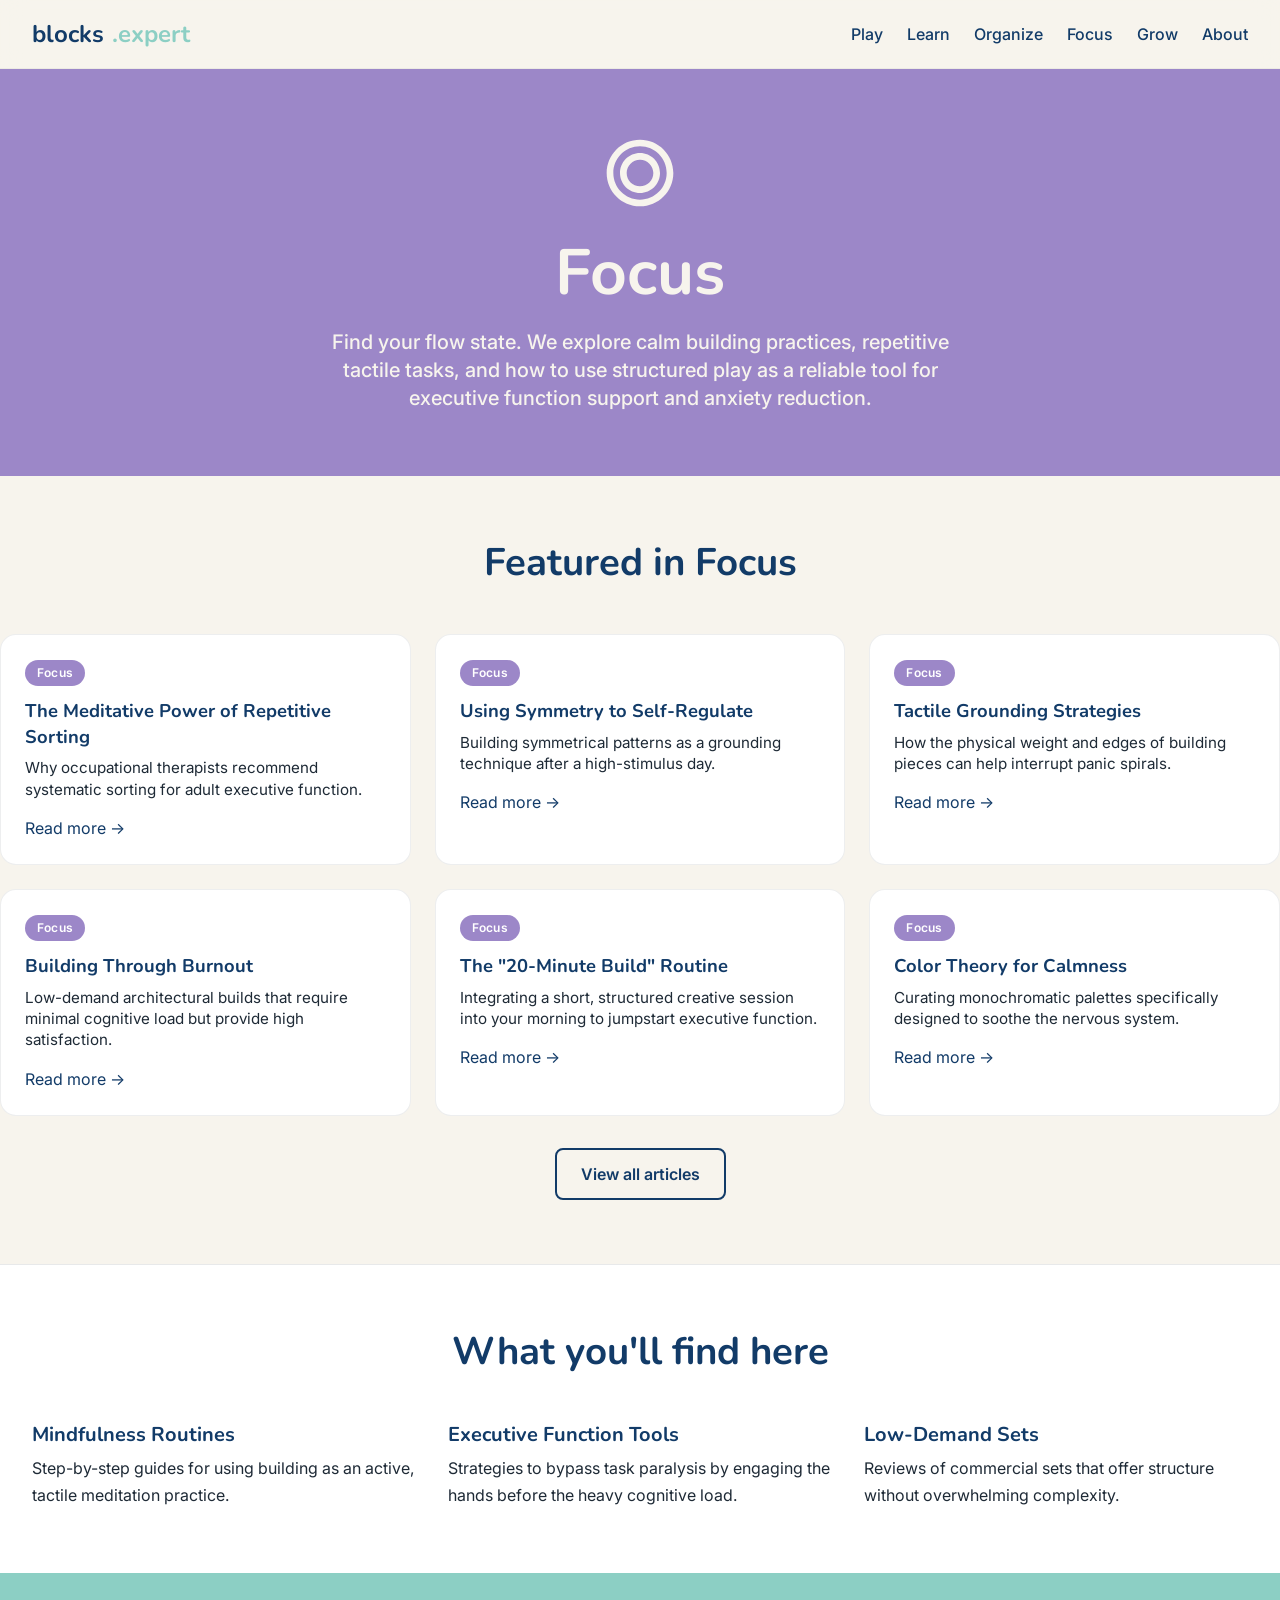
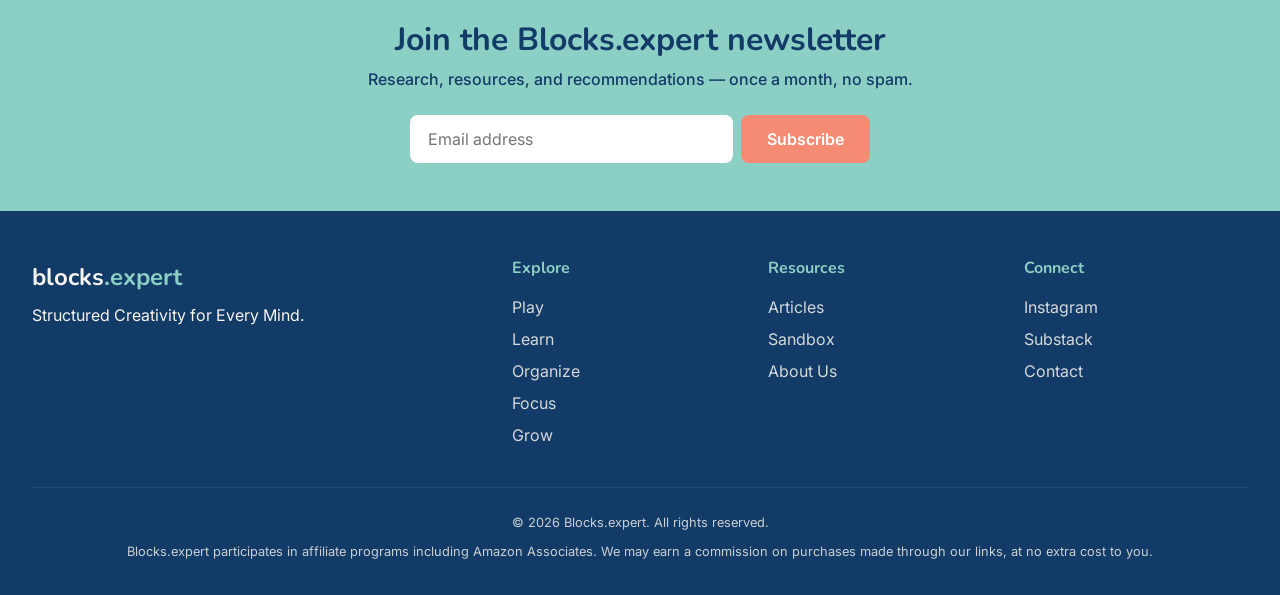
<file: pillars/focus.html>
<!DOCTYPE html>
<html lang="en">
<head>
    <meta charset="UTF-8">
    <meta name="viewport" content="width=device-width, initial-scale=1.0">
    <title>Focus — Blocks.expert</title>
    <meta name="description" content="Calm building practices and executive function support through structured 3D play.">

    <meta property="og:title" content="Focus — Blocks.expert">
    <meta property="og:description" content="Calm building practices and executive function support.">
    <meta property="og:type" content="website">
    <meta property="og:url" content="https://blocks.expert/pillars/focus.html">
    <meta property="og:image" content="https://blocks.expert/assets/images/og-default.png">
    <meta name="twitter:card" content="summary_large_image">
    <link rel="canonical" href="https://blocks.expert/pillars/focus.html">

        <link rel="icon" type="image/svg+xml" href="/assets/images/logo.svg">
    <link rel="icon" type="image/png" sizes="32x32" href="/assets/images/favicon-32.png">
    <link rel="apple-touch-icon" sizes="180x180" href="/assets/images/apple-touch-icon.png">

    <link rel="preconnect" href="https://fonts.googleapis.com">
    <link rel="preconnect" href="https://fonts.gstatic.com" crossorigin>
    <link href="https://fonts.googleapis.com/css2?family=Inter:wght@400;500;600&family=Nunito:wght@600;700&display=swap" rel="stylesheet">
    <link rel="stylesheet" href="/assets/css/style.css">
    <script src="/assets/js/main.js" defer></script>
</head>
<body>
    <a href="#main" class="skip-link">Skip to content</a>
    <header id="site-header" class="site-header"></header>

    <main id="main">
        <section class="pillar-hero pillar-focus">
            <svg class="pillar-icon" fill="currentColor" viewBox="0 0 24 24" aria-hidden="true">
                <path d="M12 2C6.48 2 2 6.48 2 12s4.48 10 10 10 10-4.48 10-10S17.52 2 12 2zm0 18c-4.41 0-8-3.59-8-8s3.59-8 8-8 8 3.59 8 8-3.59 8-8 8zm0-14c-3.31 0-6 2.69-6 6s2.69 6 6 6 6-2.69 6-6-2.69-6-6-6zm0 10c-2.21 0-4-1.79-4-4s1.79-4 4-4 4 1.79 4 4-1.79 4-4 4z"/>
            </svg>
            <h1>Focus</h1>
            <p>Find your flow state. We explore calm building practices, repetitive tactile tasks, and how to use structured play as a reliable tool for executive function support and anxiety reduction.</p>
        </section>

        <section class="articles-section container">
            <h2 class="section-title">Featured in Focus</h2>
            <div class="articles-grid">
                <article class="article-card">
                    <span class="tag tag-focus">Focus</span>
                    <h4>The Meditative Power of Repetitive Sorting</h4>
                    <p>Why occupational therapists recommend systematic sorting for adult executive function.</p>
                    <a href="/articles/">Read more &rarr;</a>
                </article>
                <article class="article-card">
                    <span class="tag tag-focus">Focus</span>
                    <h4>Using Symmetry to Self-Regulate</h4>
                    <p>Building symmetrical patterns as a grounding technique after a high-stimulus day.</p>
                    <a href="/articles/">Read more &rarr;</a>
                </article>
                <article class="article-card">
                    <span class="tag tag-focus">Focus</span>
                    <h4>Tactile Grounding Strategies</h4>
                    <p>How the physical weight and edges of building pieces can help interrupt panic spirals.</p>
                    <a href="/articles/">Read more &rarr;</a>
                </article>
                <article class="article-card">
                    <span class="tag tag-focus">Focus</span>
                    <h4>Building Through Burnout</h4>
                    <p>Low-demand architectural builds that require minimal cognitive load but provide high satisfaction.</p>
                    <a href="/articles/">Read more &rarr;</a>
                </article>
                <article class="article-card">
                    <span class="tag tag-focus">Focus</span>
                    <h4>The "20-Minute Build" Routine</h4>
                    <p>Integrating a short, structured creative session into your morning to jumpstart executive function.</p>
                    <a href="/articles/">Read more &rarr;</a>
                </article>
                <article class="article-card">
                    <span class="tag tag-focus">Focus</span>
                    <h4>Color Theory for Calmness</h4>
                    <p>Curating monochromatic palettes specifically designed to soothe the nervous system.</p>
                    <a href="/articles/">Read more &rarr;</a>
                </article>
            </div>
            <div class="text-center">
                <a href="/articles/" class="btn btn-secondary">View all articles</a>
            </div>
        </section>

        <section class="what-you-find">
            <div class="container">
                <h2 class="section-title">What you'll find here</h2>
                <div class="find-grid">
                    <div class="find-block">
                        <h3>Mindfulness Routines</h3>
                        <p>Step-by-step guides for using building as an active, tactile meditation practice.</p>
                    </div>
                    <div class="find-block">
                        <h3>Executive Function Tools</h3>
                        <p>Strategies to bypass task paralysis by engaging the hands before the heavy cognitive load.</p>
                    </div>
                    <div class="find-block">
                        <h3>Low-Demand Sets</h3>
                        <p>Reviews of commercial sets that offer structure without overwhelming complexity.</p>
                    </div>
                </div>
            </div>
        </section>

        <section class="newsletter-section">
            <div class="container">
                <h2>Join the Blocks.expert newsletter</h2>
                <p>Research, resources, and recommendations — once a month, no spam.</p>
                <form id="newsletter-form" class="newsletter-form" novalidate>
                    <label for="newsletter-email-focus" class="sr-only">Email address</label>
                    <input type="email" id="newsletter-email-focus" placeholder="Email address" required aria-required="true">
                    <button type="submit" class="btn btn-primary">Subscribe</button>
                </form>
                <div id="form-feedback" class="form-message" role="status" aria-live="polite"></div>
            </div>
        </section>
    </main>

    <footer id="site-footer" class="site-footer"></footer>
</body>
</html>
</file>
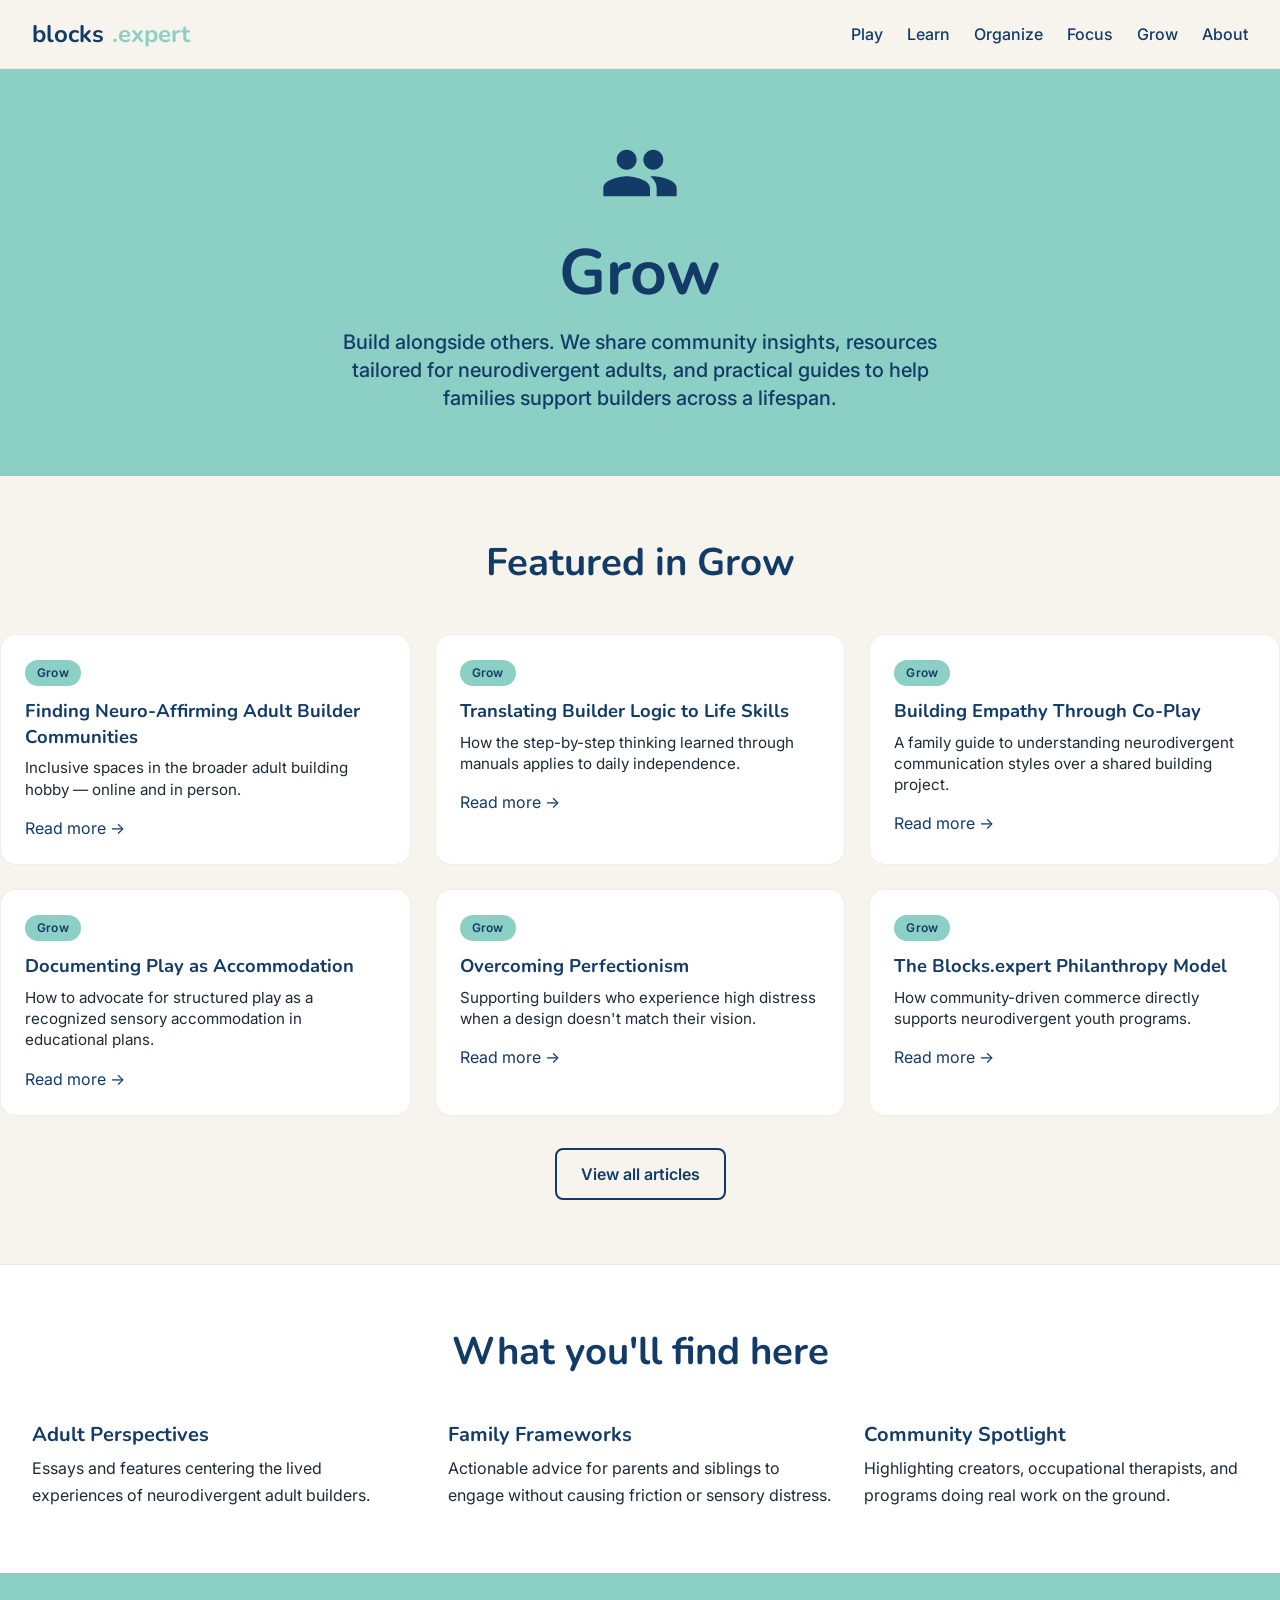
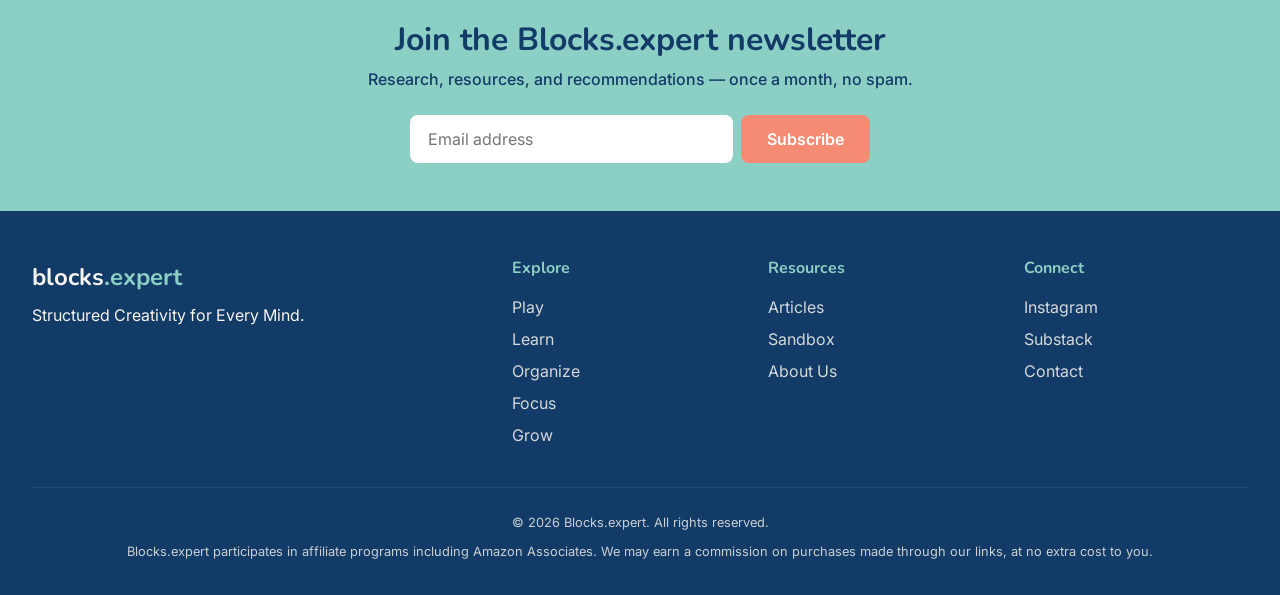
<file: pillars/grow.html>
<!DOCTYPE html>
<html lang="en">
<head>
    <meta charset="UTF-8">
    <meta name="viewport" content="width=device-width, initial-scale=1.0">
    <title>Grow — Blocks.expert</title>
    <meta name="description" content="Community support, resources for neurodivergent adults, and guides for families across the building hobby.">

    <meta property="og:title" content="Grow — Blocks.expert">
    <meta property="og:description" content="Community support and resources for neurodivergent adults and families.">
    <meta property="og:type" content="website">
    <meta property="og:url" content="https://blocks.expert/pillars/grow.html">
    <meta property="og:image" content="https://blocks.expert/assets/images/og-default.png">
    <meta name="twitter:card" content="summary_large_image">
    <link rel="canonical" href="https://blocks.expert/pillars/grow.html">

        <link rel="icon" type="image/svg+xml" href="/assets/images/logo.svg">
    <link rel="icon" type="image/png" sizes="32x32" href="/assets/images/favicon-32.png">
    <link rel="apple-touch-icon" sizes="180x180" href="/assets/images/apple-touch-icon.png">

    <link rel="preconnect" href="https://fonts.googleapis.com">
    <link rel="preconnect" href="https://fonts.gstatic.com" crossorigin>
    <link href="https://fonts.googleapis.com/css2?family=Inter:wght@400;500;600&family=Nunito:wght@600;700&display=swap" rel="stylesheet">
    <link rel="stylesheet" href="/assets/css/style.css">
    <script src="/assets/js/main.js" defer></script>
</head>
<body>
    <a href="#main" class="skip-link">Skip to content</a>
    <header id="site-header" class="site-header"></header>

    <main id="main">
        <section class="pillar-hero pillar-grow">
            <svg class="pillar-icon" fill="currentColor" viewBox="0 0 24 24" aria-hidden="true">
                <path d="M16 11c1.66 0 2.99-1.34 2.99-3S17.66 5 16 5c-1.66 0-3 1.34-3 3s1.34 3 3 3zm-8 0c1.66 0 2.99-1.34 2.99-3S9.66 5 8 5C6.34 5 5 6.34 5 8s1.34 3 3 3zm0 2c-2.33 0-7 1.17-7 3.5V19h14v-2.5c0-2.33-4.67-3.5-7-3.5zm8 0c-.29 0-.62.02-.97.05 1.16.84 1.97 1.97 1.97 3.45V19h6v-2.5c0-2.33-4.67-3.5-7-3.5z"/>
            </svg>
            <h1>Grow</h1>
            <p>Build alongside others. We share community insights, resources tailored for neurodivergent adults, and practical guides to help families support builders across a lifespan.</p>
        </section>

        <section class="articles-section container">
            <h2 class="section-title">Featured in Grow</h2>
            <div class="articles-grid">
                <article class="article-card">
                    <span class="tag tag-grow">Grow</span>
                    <h4>Finding Neuro-Affirming Adult Builder Communities</h4>
                    <p>Inclusive spaces in the broader adult building hobby — online and in person.</p>
                    <a href="/articles/">Read more &rarr;</a>
                </article>
                <article class="article-card">
                    <span class="tag tag-grow">Grow</span>
                    <h4>Translating Builder Logic to Life Skills</h4>
                    <p>How the step-by-step thinking learned through manuals applies to daily independence.</p>
                    <a href="/articles/">Read more &rarr;</a>
                </article>
                <article class="article-card">
                    <span class="tag tag-grow">Grow</span>
                    <h4>Building Empathy Through Co-Play</h4>
                    <p>A family guide to understanding neurodivergent communication styles over a shared building project.</p>
                    <a href="/articles/">Read more &rarr;</a>
                </article>
                <article class="article-card">
                    <span class="tag tag-grow">Grow</span>
                    <h4>Documenting Play as Accommodation</h4>
                    <p>How to advocate for structured play as a recognized sensory accommodation in educational plans.</p>
                    <a href="/articles/">Read more &rarr;</a>
                </article>
                <article class="article-card">
                    <span class="tag tag-grow">Grow</span>
                    <h4>Overcoming Perfectionism</h4>
                    <p>Supporting builders who experience high distress when a design doesn't match their vision.</p>
                    <a href="/articles/">Read more &rarr;</a>
                </article>
                <article class="article-card">
                    <span class="tag tag-grow">Grow</span>
                    <h4>The Blocks.expert Philanthropy Model</h4>
                    <p>How community-driven commerce directly supports neurodivergent youth programs.</p>
                    <a href="/articles/">Read more &rarr;</a>
                </article>
            </div>
            <div class="text-center">
                <a href="/articles/" class="btn btn-secondary">View all articles</a>
            </div>
        </section>

        <section class="what-you-find">
            <div class="container">
                <h2 class="section-title">What you'll find here</h2>
                <div class="find-grid">
                    <div class="find-block">
                        <h3>Adult Perspectives</h3>
                        <p>Essays and features centering the lived experiences of neurodivergent adult builders.</p>
                    </div>
                    <div class="find-block">
                        <h3>Family Frameworks</h3>
                        <p>Actionable advice for parents and siblings to engage without causing friction or sensory distress.</p>
                    </div>
                    <div class="find-block">
                        <h3>Community Spotlight</h3>
                        <p>Highlighting creators, occupational therapists, and programs doing real work on the ground.</p>
                    </div>
                </div>
            </div>
        </section>

        <section class="newsletter-section">
            <div class="container">
                <h2>Join the Blocks.expert newsletter</h2>
                <p>Research, resources, and recommendations — once a month, no spam.</p>
                <form id="newsletter-form" class="newsletter-form" novalidate>
                    <label for="newsletter-email-grow" class="sr-only">Email address</label>
                    <input type="email" id="newsletter-email-grow" placeholder="Email address" required aria-required="true">
                    <button type="submit" class="btn btn-primary">Subscribe</button>
                </form>
                <div id="form-feedback" class="form-message" role="status" aria-live="polite"></div>
            </div>
        </section>
    </main>

    <footer id="site-footer" class="site-footer"></footer>
</body>
</html>
</file>
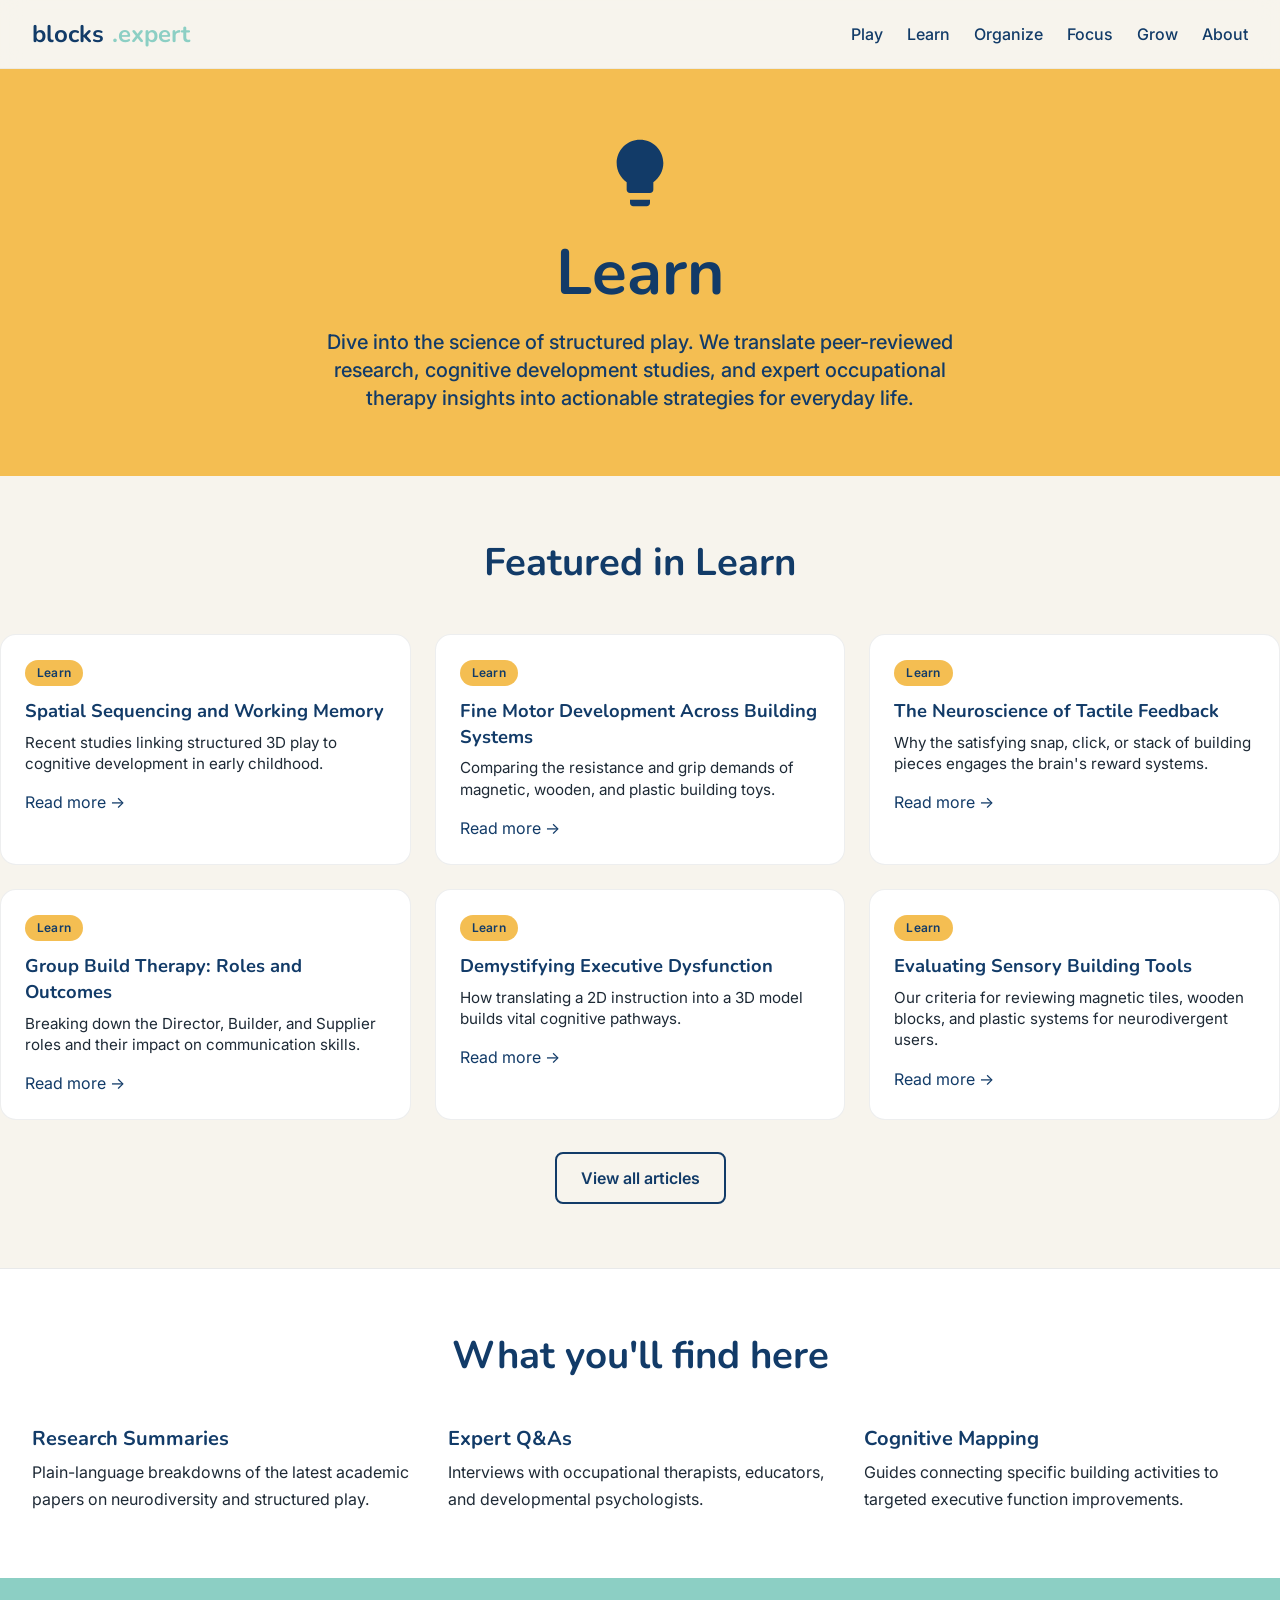
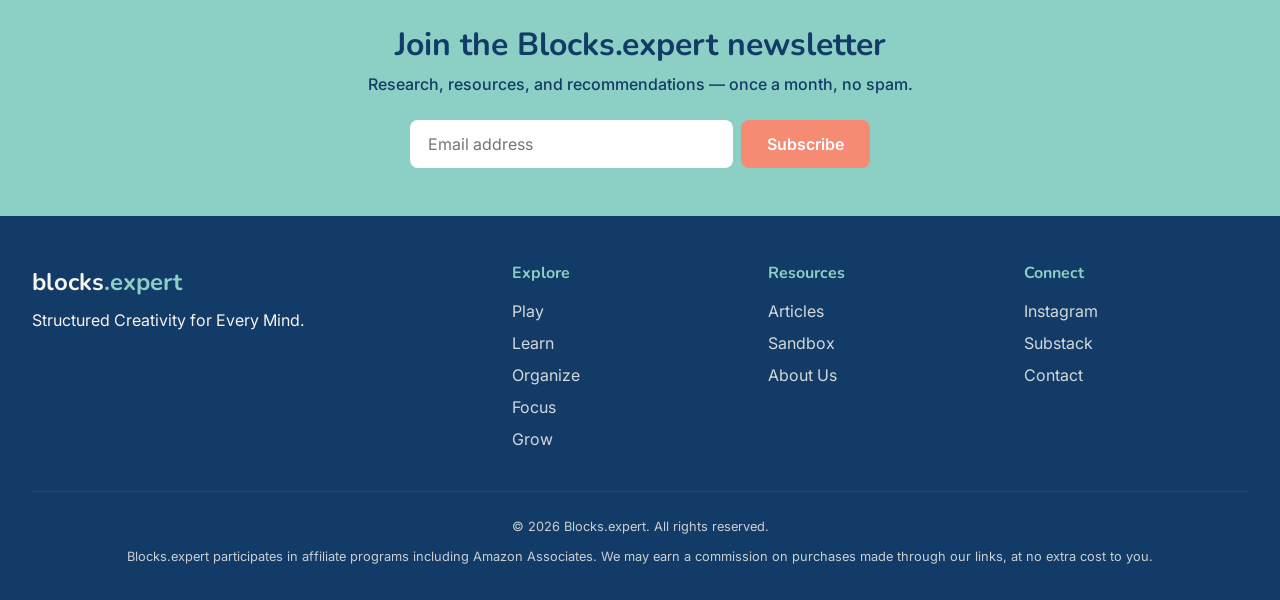
<file: pillars/learn.html>
<!DOCTYPE html>
<html lang="en">
<head>
    <meta charset="UTF-8">
    <meta name="viewport" content="width=device-width, initial-scale=1.0">
    <title>Learn — Blocks.expert</title>
    <meta name="description" content="The science of building play, cognitive development research, and expert insights for neurodivergent minds.">

    <meta property="og:title" content="Learn — Blocks.expert">
    <meta property="og:description" content="The science of building play, cognitive development research, and expert insights.">
    <meta property="og:type" content="website">
    <meta property="og:url" content="https://blocks.expert/pillars/learn.html">
    <meta property="og:image" content="https://blocks.expert/assets/images/og-default.png">
    <meta name="twitter:card" content="summary_large_image">
    <link rel="canonical" href="https://blocks.expert/pillars/learn.html">

        <link rel="icon" type="image/svg+xml" href="/assets/images/logo.svg">
    <link rel="icon" type="image/png" sizes="32x32" href="/assets/images/favicon-32.png">
    <link rel="apple-touch-icon" sizes="180x180" href="/assets/images/apple-touch-icon.png">

    <link rel="preconnect" href="https://fonts.googleapis.com">
    <link rel="preconnect" href="https://fonts.gstatic.com" crossorigin>
    <link href="https://fonts.googleapis.com/css2?family=Inter:wght@400;500;600&family=Nunito:wght@600;700&display=swap" rel="stylesheet">
    <link rel="stylesheet" href="/assets/css/style.css">
    <script src="/assets/js/main.js" defer></script>
</head>
<body>
    <a href="#main" class="skip-link">Skip to content</a>
    <header id="site-header" class="site-header"></header>

    <main id="main">
        <section class="pillar-hero pillar-learn">
            <svg class="pillar-icon" fill="currentColor" viewBox="0 0 24 24" aria-hidden="true">
                <path d="M9 21c0 .55.45 1 1 1h4c.55 0 1-.45 1-1v-1H9v1zm3-19C8.14 2 5 5.14 5 9c0 2.38 1.19 4.47 3 5.74V17c0 .55.45 1 1 1h6c.55 0 1-.45 1-1v-2.26c1.81-1.27 3-3.36 3-5.74 0-3.86-3.14-7-7-7z"/>
            </svg>
            <h1>Learn</h1>
            <p>Dive into the science of structured play. We translate peer-reviewed research, cognitive development studies, and expert occupational therapy insights into actionable strategies for everyday life.</p>
        </section>

        <section class="articles-section container">
            <h2 class="section-title">Featured in Learn</h2>
            <div class="articles-grid">
                <article class="article-card">
                    <span class="tag tag-learn">Learn</span>
                    <h4>Spatial Sequencing and Working Memory</h4>
                    <p>Recent studies linking structured 3D play to cognitive development in early childhood.</p>
                    <a href="/articles/">Read more &rarr;</a>
                </article>
                <article class="article-card">
                    <span class="tag tag-learn">Learn</span>
                    <h4>Fine Motor Development Across Building Systems</h4>
                    <p>Comparing the resistance and grip demands of magnetic, wooden, and plastic building toys.</p>
                    <a href="/articles/">Read more &rarr;</a>
                </article>
                <article class="article-card">
                    <span class="tag tag-learn">Learn</span>
                    <h4>The Neuroscience of Tactile Feedback</h4>
                    <p>Why the satisfying snap, click, or stack of building pieces engages the brain's reward systems.</p>
                    <a href="/articles/">Read more &rarr;</a>
                </article>
                <article class="article-card">
                    <span class="tag tag-learn">Learn</span>
                    <h4>Group Build Therapy: Roles and Outcomes</h4>
                    <p>Breaking down the Director, Builder, and Supplier roles and their impact on communication skills.</p>
                    <a href="/articles/">Read more &rarr;</a>
                </article>
                <article class="article-card">
                    <span class="tag tag-learn">Learn</span>
                    <h4>Demystifying Executive Dysfunction</h4>
                    <p>How translating a 2D instruction into a 3D model builds vital cognitive pathways.</p>
                    <a href="/articles/">Read more &rarr;</a>
                </article>
                <article class="article-card">
                    <span class="tag tag-learn">Learn</span>
                    <h4>Evaluating Sensory Building Tools</h4>
                    <p>Our criteria for reviewing magnetic tiles, wooden blocks, and plastic systems for neurodivergent users.</p>
                    <a href="/articles/">Read more &rarr;</a>
                </article>
            </div>
            <div class="text-center">
                <a href="/articles/" class="btn btn-secondary">View all articles</a>
            </div>
        </section>

        <section class="what-you-find">
            <div class="container">
                <h2 class="section-title">What you'll find here</h2>
                <div class="find-grid">
                    <div class="find-block">
                        <h3>Research Summaries</h3>
                        <p>Plain-language breakdowns of the latest academic papers on neurodiversity and structured play.</p>
                    </div>
                    <div class="find-block">
                        <h3>Expert Q&amp;As</h3>
                        <p>Interviews with occupational therapists, educators, and developmental psychologists.</p>
                    </div>
                    <div class="find-block">
                        <h3>Cognitive Mapping</h3>
                        <p>Guides connecting specific building activities to targeted executive function improvements.</p>
                    </div>
                </div>
            </div>
        </section>

        <section class="newsletter-section">
            <div class="container">
                <h2>Join the Blocks.expert newsletter</h2>
                <p>Research, resources, and recommendations — once a month, no spam.</p>
                <form id="newsletter-form" class="newsletter-form" novalidate>
                    <label for="newsletter-email-learn" class="sr-only">Email address</label>
                    <input type="email" id="newsletter-email-learn" placeholder="Email address" required aria-required="true">
                    <button type="submit" class="btn btn-primary">Subscribe</button>
                </form>
                <div id="form-feedback" class="form-message" role="status" aria-live="polite"></div>
            </div>
        </section>
    </main>

    <footer id="site-footer" class="site-footer"></footer>
</body>
</html>
</file>
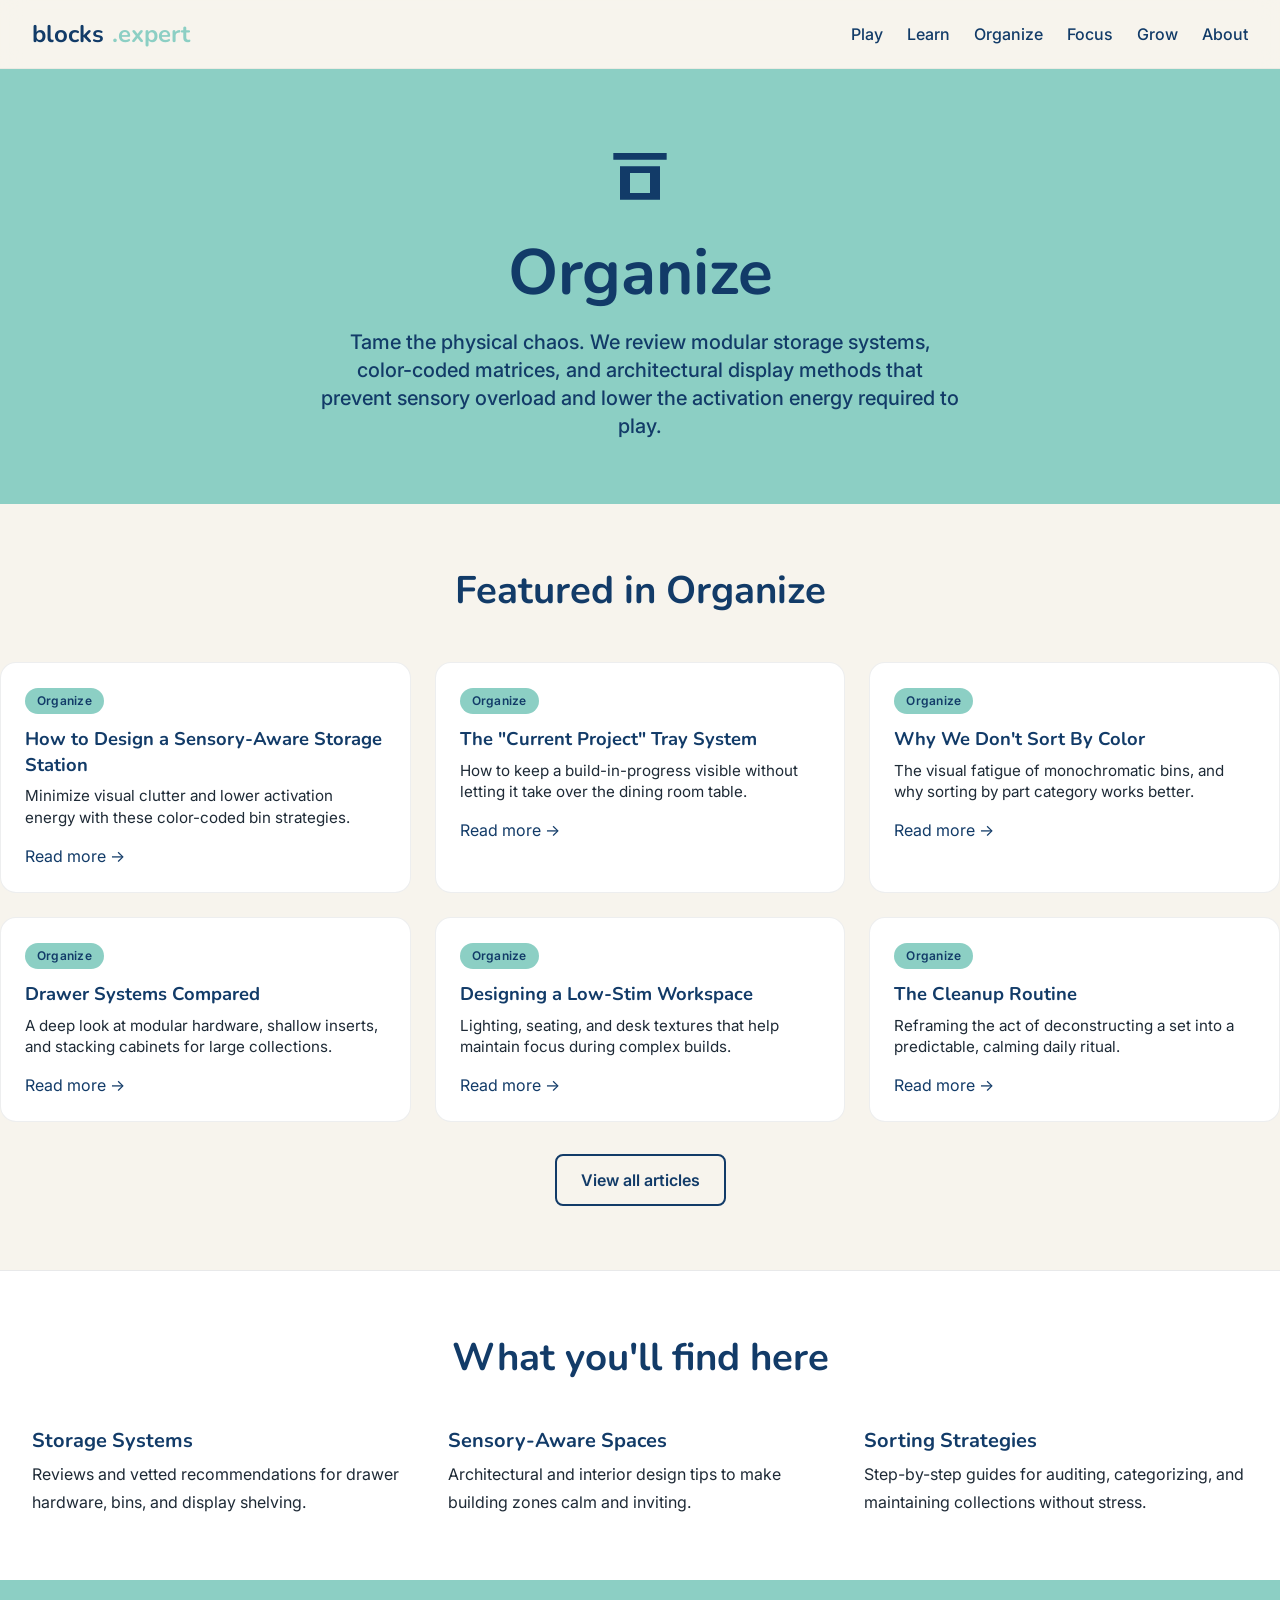
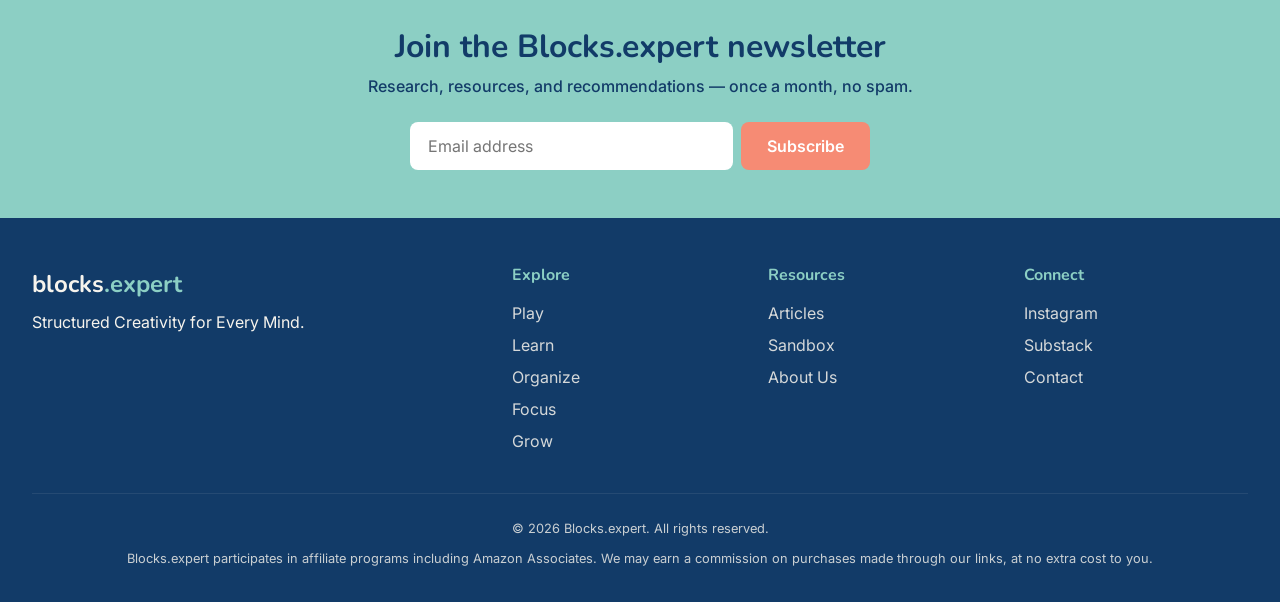
<file: pillars/organize.html>
<!DOCTYPE html>
<html lang="en">
<head>
    <meta charset="UTF-8">
    <meta name="viewport" content="width=device-width, initial-scale=1.0">
    <title>Organize — Blocks.expert</title>
    <meta name="description" content="Smart storage systems, sorting methods, and sensory-aware space design for neurodivergent builders of every age.">

    <meta property="og:title" content="Organize — Blocks.expert">
    <meta property="og:description" content="Smart storage systems, sorting methods, and sensory-aware space design.">
    <meta property="og:type" content="website">
    <meta property="og:url" content="https://blocks.expert/pillars/organize.html">
    <meta property="og:image" content="https://blocks.expert/assets/images/og-default.png">
    <meta name="twitter:card" content="summary_large_image">
    <link rel="canonical" href="https://blocks.expert/pillars/organize.html">

        <link rel="icon" type="image/svg+xml" href="/assets/images/logo.svg">
    <link rel="icon" type="image/png" sizes="32x32" href="/assets/images/favicon-32.png">
    <link rel="apple-touch-icon" sizes="180x180" href="/assets/images/apple-touch-icon.png">

    <link rel="preconnect" href="https://fonts.googleapis.com">
    <link rel="preconnect" href="https://fonts.gstatic.com" crossorigin>
    <link href="https://fonts.googleapis.com/css2?family=Inter:wght@400;500;600&family=Nunito:wght@600;700&display=swap" rel="stylesheet">
    <link rel="stylesheet" href="/assets/css/style.css">
    <script src="/assets/js/main.js" defer></script>
</head>
<body>
    <a href="#main" class="skip-link">Skip to content</a>
    <header id="site-header" class="site-header"></header>

    <main id="main">
        <section class="pillar-hero pillar-organize">
            <svg class="pillar-icon" fill="currentColor" viewBox="0 0 24 24" aria-hidden="true">
                <path d="M4 6h16v2H4zm2 4h12v10H6zm3 2v6h6v-6z"/>
            </svg>
            <h1>Organize</h1>
            <p>Tame the physical chaos. We review modular storage systems, color-coded matrices, and architectural display methods that prevent sensory overload and lower the activation energy required to play.</p>
        </section>

        <section class="articles-section container">
            <h2 class="section-title">Featured in Organize</h2>
            <div class="articles-grid">
                <article class="article-card">
                    <span class="tag tag-organize">Organize</span>
                    <h4>How to Design a Sensory-Aware Storage Station</h4>
                    <p>Minimize visual clutter and lower activation energy with these color-coded bin strategies.</p>
                    <a href="/articles/_example-article.html">Read more &rarr;</a>
                </article>
                <article class="article-card">
                    <span class="tag tag-organize">Organize</span>
                    <h4>The "Current Project" Tray System</h4>
                    <p>How to keep a build-in-progress visible without letting it take over the dining room table.</p>
                    <a href="/articles/">Read more &rarr;</a>
                </article>
                <article class="article-card">
                    <span class="tag tag-organize">Organize</span>
                    <h4>Why We Don't Sort By Color</h4>
                    <p>The visual fatigue of monochromatic bins, and why sorting by part category works better.</p>
                    <a href="/articles/">Read more &rarr;</a>
                </article>
                <article class="article-card">
                    <span class="tag tag-organize">Organize</span>
                    <h4>Drawer Systems Compared</h4>
                    <p>A deep look at modular hardware, shallow inserts, and stacking cabinets for large collections.</p>
                    <a href="/articles/">Read more &rarr;</a>
                </article>
                <article class="article-card">
                    <span class="tag tag-organize">Organize</span>
                    <h4>Designing a Low-Stim Workspace</h4>
                    <p>Lighting, seating, and desk textures that help maintain focus during complex builds.</p>
                    <a href="/articles/">Read more &rarr;</a>
                </article>
                <article class="article-card">
                    <span class="tag tag-organize">Organize</span>
                    <h4>The Cleanup Routine</h4>
                    <p>Reframing the act of deconstructing a set into a predictable, calming daily ritual.</p>
                    <a href="/articles/">Read more &rarr;</a>
                </article>
            </div>
            <div class="text-center">
                <a href="/articles/" class="btn btn-secondary">View all articles</a>
            </div>
        </section>

        <section class="what-you-find">
            <div class="container">
                <h2 class="section-title">What you'll find here</h2>
                <div class="find-grid">
                    <div class="find-block">
                        <h3>Storage Systems</h3>
                        <p>Reviews and vetted recommendations for drawer hardware, bins, and display shelving.</p>
                    </div>
                    <div class="find-block">
                        <h3>Sensory-Aware Spaces</h3>
                        <p>Architectural and interior design tips to make building zones calm and inviting.</p>
                    </div>
                    <div class="find-block">
                        <h3>Sorting Strategies</h3>
                        <p>Step-by-step guides for auditing, categorizing, and maintaining collections without stress.</p>
                    </div>
                </div>
            </div>
        </section>

        <section class="newsletter-section">
            <div class="container">
                <h2>Join the Blocks.expert newsletter</h2>
                <p>Research, resources, and recommendations — once a month, no spam.</p>
                <form id="newsletter-form" class="newsletter-form" novalidate>
                    <label for="newsletter-email-organize" class="sr-only">Email address</label>
                    <input type="email" id="newsletter-email-organize" placeholder="Email address" required aria-required="true">
                    <button type="submit" class="btn btn-primary">Subscribe</button>
                </form>
                <div id="form-feedback" class="form-message" role="status" aria-live="polite"></div>
            </div>
        </section>
    </main>

    <footer id="site-footer" class="site-footer"></footer>
</body>
</html>
</file>
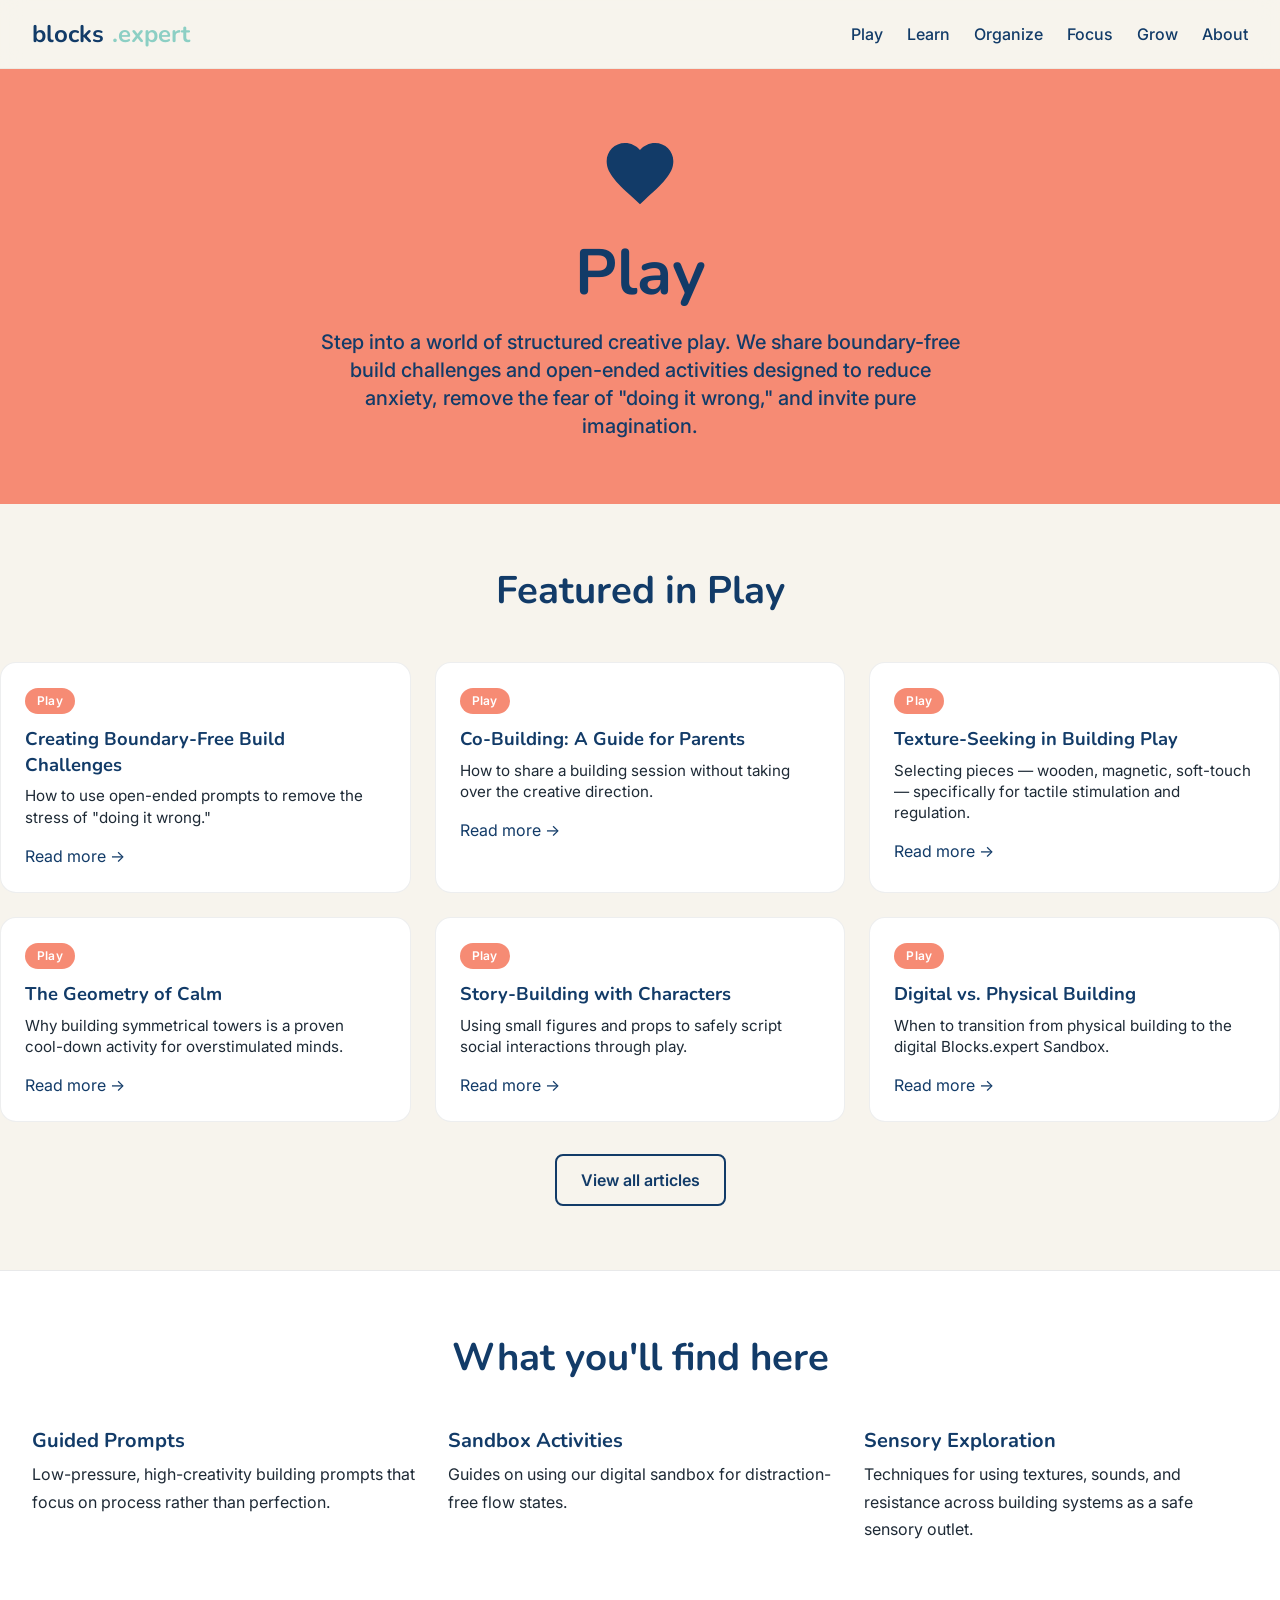
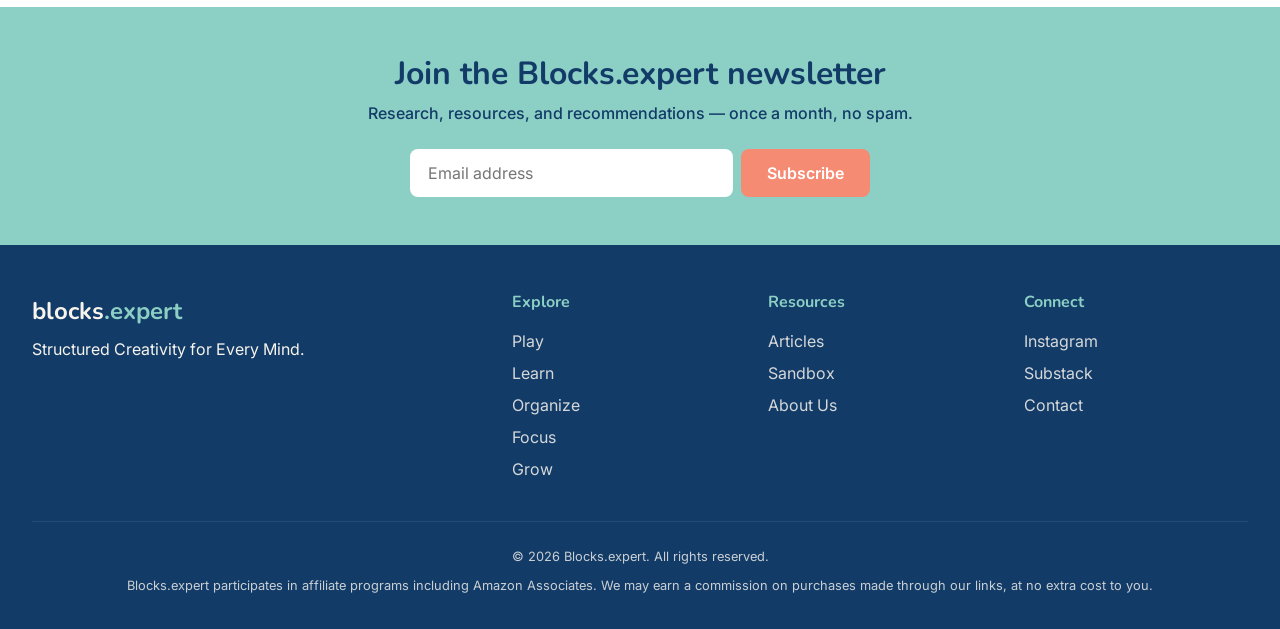
<file: pillars/play.html>
<!DOCTYPE html>
<html lang="en">
<head>
    <meta charset="UTF-8">
    <meta name="viewport" content="width=device-width, initial-scale=1.0">
    <title>Play — Blocks.expert</title>
    <meta name="description" content="Structured creative play and open-ended building activities designed to reduce stress and foster imagination for every mind.">

    <meta property="og:title" content="Play — Blocks.expert">
    <meta property="og:description" content="Structured creative play and open-ended building activities for every mind.">
    <meta property="og:type" content="website">
    <meta property="og:url" content="https://blocks.expert/pillars/play.html">
    <meta property="og:image" content="https://blocks.expert/assets/images/og-default.png">
    <meta name="twitter:card" content="summary_large_image">
    <link rel="canonical" href="https://blocks.expert/pillars/play.html">

        <link rel="icon" type="image/svg+xml" href="/assets/images/logo.svg">
    <link rel="icon" type="image/png" sizes="32x32" href="/assets/images/favicon-32.png">
    <link rel="apple-touch-icon" sizes="180x180" href="/assets/images/apple-touch-icon.png">

    <link rel="preconnect" href="https://fonts.googleapis.com">
    <link rel="preconnect" href="https://fonts.gstatic.com" crossorigin>
    <link href="https://fonts.googleapis.com/css2?family=Inter:wght@400;500;600&family=Nunito:wght@600;700&display=swap" rel="stylesheet">
    <link rel="stylesheet" href="/assets/css/style.css">
    <script src="/assets/js/main.js" defer></script>
</head>
<body>
    <a href="#main" class="skip-link">Skip to content</a>
    <header id="site-header" class="site-header"></header>

    <main id="main">
        <section class="pillar-hero pillar-play">
            <svg class="pillar-icon" fill="currentColor" viewBox="0 0 24 24" aria-hidden="true">
                <path d="M12 21.35l-1.45-1.32C5.4 15.36 2 12.28 2 8.5 2 5.42 4.42 3 7.5 3c1.74 0 3.41.81 4.5 2.09C13.09 3.81 14.76 3 16.5 3 19.58 3 22 5.42 22 8.5c0 3.78-3.4 6.86-8.55 11.54L12 21.35z"/>
            </svg>
            <h1>Play</h1>
            <p>Step into a world of structured creative play. We share boundary-free build challenges and open-ended activities designed to reduce anxiety, remove the fear of "doing it wrong," and invite pure imagination.</p>
        </section>

        <section class="articles-section container">
            <h2 class="section-title">Featured in Play</h2>
            <div class="articles-grid">
                <article class="article-card">
                    <span class="tag tag-play">Play</span>
                    <h4>Creating Boundary-Free Build Challenges</h4>
                    <p>How to use open-ended prompts to remove the stress of "doing it wrong."</p>
                    <a href="/articles/">Read more &rarr;</a>
                </article>
                <article class="article-card">
                    <span class="tag tag-play">Play</span>
                    <h4>Co-Building: A Guide for Parents</h4>
                    <p>How to share a building session without taking over the creative direction.</p>
                    <a href="/articles/">Read more &rarr;</a>
                </article>
                <article class="article-card">
                    <span class="tag tag-play">Play</span>
                    <h4>Texture-Seeking in Building Play</h4>
                    <p>Selecting pieces — wooden, magnetic, soft-touch — specifically for tactile stimulation and regulation.</p>
                    <a href="/articles/">Read more &rarr;</a>
                </article>
                <article class="article-card">
                    <span class="tag tag-play">Play</span>
                    <h4>The Geometry of Calm</h4>
                    <p>Why building symmetrical towers is a proven cool-down activity for overstimulated minds.</p>
                    <a href="/articles/">Read more &rarr;</a>
                </article>
                <article class="article-card">
                    <span class="tag tag-play">Play</span>
                    <h4>Story-Building with Characters</h4>
                    <p>Using small figures and props to safely script social interactions through play.</p>
                    <a href="/articles/">Read more &rarr;</a>
                </article>
                <article class="article-card">
                    <span class="tag tag-play">Play</span>
                    <h4>Digital vs. Physical Building</h4>
                    <p>When to transition from physical building to the digital Blocks.expert Sandbox.</p>
                    <a href="/articles/">Read more &rarr;</a>
                </article>
            </div>
            <div class="text-center">
                <a href="/articles/" class="btn btn-secondary">View all articles</a>
            </div>
        </section>

        <section class="what-you-find">
            <div class="container">
                <h2 class="section-title">What you'll find here</h2>
                <div class="find-grid">
                    <div class="find-block">
                        <h3>Guided Prompts</h3>
                        <p>Low-pressure, high-creativity building prompts that focus on process rather than perfection.</p>
                    </div>
                    <div class="find-block">
                        <h3>Sandbox Activities</h3>
                        <p>Guides on using our digital sandbox for distraction-free flow states.</p>
                    </div>
                    <div class="find-block">
                        <h3>Sensory Exploration</h3>
                        <p>Techniques for using textures, sounds, and resistance across building systems as a safe sensory outlet.</p>
                    </div>
                </div>
            </div>
        </section>

        <section class="newsletter-section">
            <div class="container">
                <h2>Join the Blocks.expert newsletter</h2>
                <p>Research, resources, and recommendations — once a month, no spam.</p>
                <form id="newsletter-form" class="newsletter-form" novalidate>
                    <label for="newsletter-email-play" class="sr-only">Email address</label>
                    <input type="email" id="newsletter-email-play" placeholder="Email address" required aria-required="true">
                    <button type="submit" class="btn btn-primary">Subscribe</button>
                </form>
                <div id="form-feedback" class="form-message" role="status" aria-live="polite"></div>
            </div>
        </section>
    </main>

    <footer id="site-footer" class="site-footer"></footer>
</body>
</html>
</file>
<file: assets/css/style.css>
/* ==========================================================================
   BLOCKS.EXPERT - GLOBAL STYLES
   ========================================================================== */
@import url('tokens.css');

/* --- Reset & Base --- */
* { box-sizing: border-box; margin: 0; padding: 0; }

html { scroll-behavior: smooth; }

body {
  background-color: var(--warm-cream);
  color: var(--graphite-ink);
  font-family: var(--font-ui);
  line-height: var(--leading-normal);
  -webkit-font-smoothing: antialiased;
  -moz-osx-font-smoothing: grayscale;
}

h1, h2, h3, h4, .font-display {
  font-family: var(--font-display);
  color: var(--blueprint-navy);
  line-height: var(--leading-tight);
  font-weight: var(--weight-bold);
}

a {
  color: var(--blueprint-navy);
  text-decoration: none;
  transition: color var(--transition-base);
}
/* Scoped hover: only dim plain inline links, not nav/buttons/footer */
.article-body a:not(.btn):not(.affiliate-link):hover,
.mode-link:hover,
.article-card a:hover {
  color: var(--warm-coral);
}

img { max-width: 100%; height: auto; display: block; }

/* Accessibility: Skip link */
.skip-link {
  position: absolute;
  top: -100px;
  left: 0;
  background: var(--blueprint-navy);
  color: var(--warm-cream);
  padding: var(--space-3) var(--space-4);
  z-index: 1000;
  border-radius: 0 0 var(--radius-md) 0;
  font-weight: var(--weight-semibold);
}
.skip-link:focus { top: 0; color: var(--warm-cream); }

*:focus-visible {
  outline: 3px solid var(--blueprint-navy);
  outline-offset: 2px;
}

/* Visually-hidden utility */
.sr-only {
  position: absolute;
  width: 1px; height: 1px;
  padding: 0; margin: -1px;
  overflow: hidden;
  clip: rect(0,0,0,0);
  white-space: nowrap;
  border: 0;
}

/* --- Layout Utilities --- */
.container {
  width: 100%;
  max-width: var(--container-width);
  margin: 0 auto;
  padding: 0 var(--space-4);
}
@media (min-width: 640px) { .container { padding: 0 var(--space-8); } }

.text-center { text-align: center; }
.mt-8 { margin-top: var(--space-8); }

/* --- Injected Header --- */
.site-header {
  position: sticky;
  top: 0;
  z-index: 100;
  background: rgba(247, 244, 237, 0.9);
  backdrop-filter: blur(12px);
  -webkit-backdrop-filter: blur(12px);
  border-bottom: 1px solid rgba(30, 42, 54, 0.05);
  padding: var(--space-4) 0;
}
@supports not (backdrop-filter: blur(12px)) {
  .site-header { background: rgba(247, 244, 237, 0.98); }
}
.header-inner {
  display: flex;
  justify-content: space-between;
  align-items: center;
}
.logo-lockup {
  display: flex;
  align-items: center;
  gap: var(--space-2);
  font-family: var(--font-display);
  font-weight: var(--weight-bold);
  font-size: 1.5rem;
  color: var(--blueprint-navy);
}
.logo-lockup span { color: var(--calm-teal); }

.nav-links { display: none; gap: var(--space-6); font-weight: var(--weight-medium); }
@media (min-width: 1024px) {
  .nav-links { display: flex; align-items: center; }
}
.nav-links a:hover { color: var(--warm-coral); }

/* Mobile Menu */
.menu-toggle {
  display: block;
  background: none;
  border: none;
  cursor: pointer;
  padding: var(--space-2);
  color: var(--blueprint-navy);
  min-width: 44px;
  min-height: 44px;
}
@media (min-width: 1024px) { .menu-toggle { display: none; } }

.mobile-nav {
  display: none;
  flex-direction: column;
  padding: var(--space-4);
  background: var(--warm-cream);
  border-bottom: 1px solid rgba(30, 42, 54, 0.1);
  gap: var(--space-3);
}
.mobile-nav.active { display: flex; }
.mobile-nav a {
  padding: var(--space-2) 0;
  font-weight: var(--weight-medium);
  min-height: 44px;
  display: flex;
  align-items: center;
}

/* --- Buttons --- */
.btn {
  display: inline-block;
  padding: var(--space-3) var(--space-6);
  border-radius: var(--radius-md);
  font-weight: var(--weight-semibold);
  font-family: var(--font-ui);
  text-align: center;
  cursor: pointer;
  transition: background-color var(--transition-base), transform var(--transition-base);
  border: 2px solid transparent;
  font-size: 1rem;
  min-height: 44px;
}
.btn-primary {
  background-color: var(--warm-coral);
  color: var(--pure-white);
}
.btn-primary:hover {
  background-color: #E07A65;
  transform: translateY(-2px);
  color: var(--pure-white);
}
.btn-secondary {
  background-color: transparent;
  border-color: var(--blueprint-navy);
  color: var(--blueprint-navy);
}
.btn-secondary:hover {
  background-color: rgba(18, 59, 104, 0.05);
  transform: translateY(-2px);
}
.btn:disabled { opacity: 0.6; cursor: wait; }

/* --- Hero --- */
.hero {
  padding: var(--space-16) 0;
  text-align: center;
}
.hero-title {
  font-size: clamp(2.5rem, 5vw, 4rem);
  margin: var(--space-6) 0 var(--space-4);
}
.hero-subtitle {
  font-size: 1.25rem;
  color: var(--graphite-ink);
  margin: 0 auto var(--space-8);
  max-width: 600px;
  line-height: var(--leading-snug);
}
.hero-ctas {
  display: flex;
  gap: var(--space-4);
  justify-content: center;
  flex-wrap: wrap;
}

/* --- Falling-B Animation --- */
/* The B is rebuilt as a clean 5-block stack that falls into a horizontal row.
   All quadrants are the same height (52px) so no jarring height transitions. */

#falling-b {
  position: relative;
  width: 168px;
  height: 220px;
  margin: 0 auto;
  cursor: pointer;
}

.b-quad {
  position: absolute;
  border-radius: var(--radius-md);
  transition:
    transform var(--transition-bounce),
    box-shadow var(--transition-base);
  box-shadow: var(--shadow-sm);
  will-change: transform;
}

/* Stacked B shape — 5 quadrants forming a stylized B */
/* Top row: navy spine + yellow rounded cap */
.q1 { width: 52px; height: 52px; background: var(--blueprint-navy); top: 0; left: 0; transition-delay: 0ms; }
.q2 { width: 72px; height: 52px; background: var(--golden-yellow); top: 0; left: 60px; border-radius: var(--radius-md) 26px 26px var(--radius-md); transition-delay: 80ms; }
/* Middle row: navy spine + coral middle bump */
.q3 { width: 52px; height: 52px; background: var(--blueprint-navy); top: 60px; left: 0; transition-delay: 160ms; }
.q4 { width: 72px; height: 52px; background: var(--warm-coral); top: 60px; left: 60px; border-radius: var(--radius-md) 26px 26px var(--radius-md); transition-delay: 240ms; }
/* Bottom row: navy spine + teal/lavender split bottom */
.q5 { width: 52px; height: 52px; background: var(--calm-teal); top: 120px; left: 0; transition-delay: 320ms; }

/* Fallen state: all quadrants slide down to a horizontal baseline at the bottom */
/* Each quadrant translates to a position in a single row */
#falling-b.fallen .q1 { transform: translate(0, 168px); }
#falling-b.fallen .q2 { transform: translate(-8px, 168px); }
#falling-b.fallen .q3 { transform: translate(132px, 108px); }
#falling-b.fallen .q4 { transform: translate(60px, 108px); }
#falling-b.fallen .q5 { transform: translate(204px, 48px); }

@media (max-width: 480px) {
  #falling-b { width: 140px; height: 180px; }
  .b-quad { transform-origin: center; }
  .q1, .q3, .q5 { width: 44px; height: 44px; }
  .q2, .q4 { width: 60px; height: 44px; }
  .q3 { top: 52px; }
  .q5 { top: 104px; }
  .q2 { left: 52px; }
  .q4 { left: 52px; top: 52px; }
}

@media (prefers-reduced-motion: reduce) {
  .b-quad { transition: none !important; }
  #falling-b { cursor: default; }
  #falling-b.fallen .b-quad { transform: none !important; }
}

/* --- Modes Grid --- */
.modes-section { padding: var(--space-16) 0; }
.section-title {
  text-align: center;
  margin-bottom: var(--space-12);
  font-size: clamp(1.75rem, 3vw, 2.5rem);
}
.modes-grid {
  display: grid;
  grid-template-columns: 1fr;
  gap: var(--space-6);
}
@media (min-width: 640px) { .modes-grid { grid-template-columns: repeat(2, 1fr); } }
@media (min-width: 1024px) { .modes-grid { grid-template-columns: repeat(5, 1fr); } }

.mode-card {
  background: var(--pure-white);
  border: 1px solid rgba(30, 42, 54, 0.08);
  border-radius: var(--radius-lg);
  padding: var(--space-6);
  text-align: center;
  transition: transform var(--transition-base), box-shadow var(--transition-base);
  box-shadow: var(--shadow-sm);
}
.mode-card:hover {
  transform: translateY(-4px);
  box-shadow: var(--shadow-md);
}
.mode-icon {
  width: 48px;
  height: 48px;
  margin: 0 auto var(--space-4);
}
.mode-card h3 { margin-bottom: var(--space-2); font-size: 1.25rem; }
.mode-card p {
  font-size: 0.95rem;
  margin-bottom: var(--space-4);
  color: var(--graphite-ink);
  line-height: var(--leading-snug);
}
.mode-link {
  font-weight: var(--weight-semibold);
  font-size: 0.95rem;
  color: var(--blueprint-navy);
}

.mode-play .mode-icon { color: var(--warm-coral); }
.mode-learn .mode-icon { color: var(--golden-yellow); }
.mode-organize .mode-icon { color: var(--calm-teal); }
.mode-focus .mode-icon { color: var(--gentle-lavender); }
.mode-grow .mode-icon { color: var(--calm-teal); }

/* --- Mission Section --- */
.mission-section {
  padding: var(--space-16) 0;
  background: var(--off-cream);
}
.mission-grid {
  display: grid;
  grid-template-columns: 1fr;
  gap: var(--space-8);
  align-items: center;
}
@media (min-width: 1024px) { .mission-grid { grid-template-columns: 1fr 1fr; } }
.mission-text h2 {
  margin-bottom: var(--space-4);
  font-size: clamp(1.75rem, 3vw, 2.5rem);
}
.mission-text p {
  font-size: 1.125rem;
  font-weight: var(--weight-medium);
  line-height: var(--leading-relaxed);
}
.mission-art { display: flex; justify-content: center; }

/* --- Articles Section --- */
.articles-section { padding: var(--space-16) 0; }
.articles-grid {
  display: grid;
  grid-template-columns: 1fr;
  gap: var(--space-6);
  margin-bottom: var(--space-8);
}
@media (min-width: 640px) { .articles-grid { grid-template-columns: repeat(2, 1fr); } }
@media (min-width: 1024px) { .articles-grid { grid-template-columns: repeat(3, 1fr); } }

.article-card {
  border: 1px solid rgba(30, 42, 54, 0.08);
  border-radius: var(--radius-lg);
  padding: var(--space-6);
  background: var(--pure-white);
  transition: transform var(--transition-base), box-shadow var(--transition-base);
}
.article-card:hover {
  transform: translateY(-2px);
  box-shadow: var(--shadow-md);
}
.article-card h4 {
  margin-bottom: var(--space-2);
  font-size: 1.15rem;
  line-height: var(--leading-snug);
}
.article-card p {
  font-size: 0.95rem;
  color: var(--graphite-ink);
  margin-bottom: var(--space-4);
  line-height: var(--leading-snug);
}
.article-card.hidden { display: none; }

/* Tag system — all five modes covered */
.tag {
  display: inline-block;
  padding: 4px 12px;
  border-radius: var(--radius-pill);
  font-size: 0.75rem;
  font-weight: var(--weight-semibold);
  margin-bottom: var(--space-3);
  letter-spacing: 0.02em;
}
.tag-play { background: var(--warm-coral); color: var(--pure-white); }
.tag-learn { background: var(--golden-yellow); color: var(--blueprint-navy); }
.tag-organize { background: var(--calm-teal); color: var(--blueprint-navy); }
.tag-focus { background: var(--gentle-lavender); color: var(--pure-white); }
.tag-grow { background: var(--calm-teal); color: var(--blueprint-navy); }

/* --- Newsletter Section --- */
.newsletter-section {
  background: var(--calm-teal);
  padding: var(--space-12) 0;
  text-align: center;
}
.newsletter-section h2 {
  color: var(--blueprint-navy);
  margin-bottom: var(--space-2);
  font-size: clamp(1.5rem, 2.5vw, 2rem);
}
.newsletter-section p { color: var(--blueprint-navy); font-weight: var(--weight-medium); }
.newsletter-form {
  display: flex;
  gap: var(--space-2);
  max-width: 460px;
  margin: var(--space-6) auto 0;
  flex-direction: column;
}
@media (min-width: 640px) { .newsletter-form { flex-direction: row; } }
.newsletter-form input {
  flex: 1;
  padding: var(--space-3) var(--space-4);
  border: 2px solid transparent;
  border-radius: var(--radius-md);
  font-family: var(--font-ui);
  font-size: 1rem;
  min-height: 44px;
}
.newsletter-form input:focus {
  outline: none;
  border-color: var(--blueprint-navy);
  box-shadow: 0 0 0 3px rgba(18, 59, 104, 0.15);
}
.form-message {
  margin-top: var(--space-3);
  font-weight: var(--weight-medium);
  display: none;
  color: var(--blueprint-navy);
  font-size: 0.95rem;
}
.form-message.visible { display: block; }
.form-message.error { color: #B23A3A; }

/* --- Pillar Page Hero (shared across all 5 pillars) --- */
.pillar-hero {
  padding: var(--space-16) var(--space-4);
  text-align: center;
}
.pillar-hero h1 {
  font-size: clamp(2.5rem, 5vw, 4rem);
  margin-bottom: var(--space-4);
}
.pillar-hero p {
  font-size: 1.25rem;
  max-width: 640px;
  margin: 0 auto;
  font-weight: var(--weight-medium);
  line-height: var(--leading-snug);
}
.pillar-icon {
  width: 80px;
  height: 80px;
  margin: 0 auto var(--space-4);
}
/* Pillar color variants */
.pillar-play { background-color: var(--warm-coral); color: var(--blueprint-navy); }
.pillar-play h1, .pillar-play .pillar-icon { color: var(--blueprint-navy); }
.pillar-learn { background-color: var(--golden-yellow); color: var(--blueprint-navy); }
.pillar-learn h1, .pillar-learn .pillar-icon { color: var(--blueprint-navy); }
.pillar-organize { background-color: var(--calm-teal); color: var(--blueprint-navy); }
.pillar-organize h1, .pillar-organize .pillar-icon { color: var(--blueprint-navy); }
.pillar-focus { background-color: var(--gentle-lavender); color: var(--warm-cream); }
.pillar-focus h1, .pillar-focus .pillar-icon { color: var(--warm-cream); }
.pillar-grow { background-color: var(--calm-teal); color: var(--blueprint-navy); }
.pillar-grow h1, .pillar-grow .pillar-icon { color: var(--blueprint-navy); }

.what-you-find {
  background: var(--pure-white);
  border-top: 1px solid rgba(30, 42, 54, 0.1);
  padding: var(--space-16) 0;
}
.find-grid {
  display: grid;
  grid-template-columns: 1fr;
  gap: var(--space-8);
}
@media (min-width: 640px) { .find-grid { grid-template-columns: repeat(3, 1fr); } }
.find-block h3 { margin-bottom: var(--space-2); font-size: 1.25rem; }
.find-block p { line-height: var(--leading-relaxed); }

/* --- Article Index Page --- */
.index-header { padding: var(--space-12) 0 var(--space-8); text-align: center; }
.index-header h1 { font-size: clamp(2rem, 4vw, 3rem); margin-bottom: var(--space-4); }
.index-header p {
  color: var(--graphite-ink);
  max-width: 600px;
  margin: 0 auto;
  font-size: 1.125rem;
}

.controls-bar {
  display: flex;
  flex-direction: column;
  gap: var(--space-4);
  margin-bottom: var(--space-8);
  align-items: center;
}
@media (min-width: 1024px) {
  .controls-bar { flex-direction: row; justify-content: space-between; }
}
.filter-chips {
  display: flex;
  gap: var(--space-2);
  flex-wrap: wrap;
  justify-content: center;
}
.chip {
  background: var(--pure-white);
  border: 1px solid rgba(30, 42, 54, 0.1);
  padding: 8px 16px;
  border-radius: var(--radius-pill);
  cursor: pointer;
  font-family: var(--font-ui);
  font-size: 0.9rem;
  font-weight: var(--weight-medium);
  color: var(--graphite-ink);
  transition: all var(--transition-base);
  min-height: 36px;
}
.chip:hover { border-color: var(--blueprint-navy); }
.chip.active {
  background: var(--blueprint-navy);
  color: var(--warm-cream);
  border-color: var(--blueprint-navy);
}

.search-wrapper { position: relative; width: 100%; max-width: 320px; }
.search-wrapper input {
  width: 100%;
  padding: 10px 16px;
  border-radius: var(--radius-pill);
  border: 1px solid rgba(30, 42, 54, 0.2);
  font-family: var(--font-ui);
  font-size: 0.95rem;
  outline: none;
  min-height: 44px;
}
.search-wrapper input:focus {
  border-color: var(--blueprint-navy);
  box-shadow: 0 0 0 3px rgba(18, 59, 104, 0.15);
}

.pagination {
  display: flex;
  justify-content: center;
  gap: var(--space-2);
  margin-top: var(--space-12);
}
.page-btn {
  padding: 8px 16px;
  border: 1px solid rgba(30, 42, 54, 0.1);
  background: var(--pure-white);
  border-radius: var(--radius-md);
  cursor: pointer;
  font-family: var(--font-ui);
  min-height: 40px;
}
.page-btn:hover { background: rgba(30, 42, 54, 0.05); }
.page-btn.active {
  background: var(--blueprint-navy);
  color: var(--warm-cream);
  border-color: var(--blueprint-navy);
}

/* --- Article Page (template & example) --- */
.article-hero {
  text-align: center;
  padding: var(--space-12) var(--space-4) var(--space-8);
  max-width: 800px;
  margin: 0 auto;
}
.article-hero h1 {
  font-size: clamp(2rem, 4vw, 3rem);
  margin: var(--space-4) 0;
  line-height: var(--leading-tight);
}
.article-dek {
  font-size: 1.25rem;
  color: var(--graphite-ink);
  margin-bottom: var(--space-6);
  line-height: var(--leading-snug);
}
.article-meta {
  font-size: 0.9rem;
  color: var(--graphite-ink);
  display: flex;
  justify-content: center;
  gap: var(--space-3);
  flex-wrap: wrap;
}
.article-image {
  max-width: 1000px;
  margin: 0 auto var(--space-12);
  border-radius: var(--radius-lg);
  overflow: hidden;
  background: #E5E7EB;
  aspect-ratio: 16/9;
  display: flex;
  align-items: center;
  justify-content: center;
}
.article-image figcaption {
  text-align: center;
  padding: var(--space-2);
  font-size: 0.85rem;
  color: var(--graphite-ink);
}

.article-body {
  max-width: var(--content-width);
  margin: 0 auto;
  padding: 0 var(--space-4);
  font-size: 1.125rem;
  line-height: var(--leading-relaxed);
  color: var(--graphite-ink);
}
.article-body h2 {
  font-size: clamp(1.5rem, 2.5vw, 2rem);
  margin: var(--space-8) 0 var(--space-4);
}
.article-body h3 {
  font-size: 1.35rem;
  margin: var(--space-6) 0 var(--space-3);
}
.article-body p { margin-bottom: var(--space-4); }
.article-body ul, .article-body ol { margin: 0 0 var(--space-4) var(--space-6); }
.article-body li { margin-bottom: var(--space-2); }
.article-body blockquote {
  border-left: 4px solid var(--calm-teal);
  padding-left: var(--space-4);
  font-style: italic;
  font-size: 1.25rem;
  margin: var(--space-6) 0;
  color: var(--blueprint-navy);
  line-height: var(--leading-snug);
}
.article-body strong { font-weight: var(--weight-semibold); color: var(--blueprint-navy); }

.affiliate-box {
  background: var(--warm-cream);
  border: 1px solid rgba(30, 42, 54, 0.1);
  padding: var(--space-4);
  border-radius: var(--radius-md);
  font-size: 0.9rem;
  margin-bottom: var(--space-8);
  display: flex;
  gap: var(--space-3);
  align-items: flex-start;
}
.affiliate-link {
  color: var(--blueprint-navy);
  text-decoration: underline;
  text-decoration-color: var(--calm-teal);
  text-underline-offset: 4px;
  font-weight: var(--weight-medium);
}
.affiliate-link::after { content: ' ↗'; font-size: 0.8em; opacity: 0.7; }

.feedback-widget {
  margin: var(--space-12) auto;
  padding: var(--space-6);
  border-top: 1px solid rgba(30, 42, 54, 0.1);
  border-bottom: 1px solid rgba(30, 42, 54, 0.1);
  text-align: center;
  max-width: var(--content-width);
}
.feedback-btns {
  display: flex;
  justify-content: center;
  gap: var(--space-4);
  margin-top: var(--space-4);
}
.feedback-btn {
  background: var(--pure-white);
  border: 1px solid rgba(30, 42, 54, 0.2);
  padding: 8px 16px;
  border-radius: var(--radius-pill);
  cursor: pointer;
  display: flex;
  align-items: center;
  gap: 8px;
  font-family: var(--font-ui);
  font-size: 0.95rem;
  min-height: 40px;
}
.feedback-btn:hover { background: rgba(30, 42, 54, 0.05); }

.author-bio {
  display: flex;
  gap: var(--space-4);
  align-items: center;
  background: var(--pure-white);
  padding: var(--space-6);
  border-radius: var(--radius-lg);
  margin: var(--space-8) auto;
  max-width: var(--content-width);
  border: 1px solid rgba(30, 42, 54, 0.1);
}
.author-avatar {
  width: 64px;
  height: 64px;
  border-radius: 50%;
  background: var(--calm-teal);
  display: flex;
  align-items: center;
  justify-content: center;
  color: var(--blueprint-navy);
  font-weight: var(--weight-bold);
  font-size: 1.25rem;
  flex-shrink: 0;
}
.author-bio h4 { margin-bottom: var(--space-1); }
.author-bio p { font-size: 0.95rem; }

/* --- About Page --- */
.about-hero { padding: var(--space-16) 0 var(--space-12); text-align: center; }
.about-hero h1 { font-size: clamp(2.5rem, 5vw, 4rem); margin-bottom: var(--space-4); }
.about-hero p { font-size: 1.25rem; color: var(--graphite-ink); max-width: 600px; margin: 0 auto; }

.mission-full {
  background: var(--off-cream);
  padding: var(--space-16) 0;
  border-top: 1px solid rgba(30, 42, 54, 0.05);
  border-bottom: 1px solid rgba(30, 42, 54, 0.05);
}
.mission-content {
  max-width: 800px;
  margin: 0 auto;
  font-size: 1.125rem;
  padding: 0 var(--space-4);
  line-height: var(--leading-relaxed);
}
.mission-statement {
  font-family: var(--font-display);
  font-size: 1.5rem;
  color: var(--blueprint-navy);
  line-height: var(--leading-snug);
  margin-bottom: var(--space-6);
  text-align: center;
  font-weight: var(--weight-bold);
}
.mission-content p { margin-bottom: var(--space-4); }

.who-for { padding: var(--space-16) 0; }
.who-grid {
  display: grid;
  grid-template-columns: 1fr;
  gap: var(--space-6);
  margin-top: var(--space-8);
}
@media (min-width: 640px) { .who-grid { grid-template-columns: repeat(2, 1fr); } }
.who-card {
  background: var(--pure-white);
  padding: var(--space-8);
  border-radius: var(--radius-lg);
  border: 1px solid rgba(30, 42, 54, 0.1);
}
.who-card h3 { margin-bottom: var(--space-2); color: var(--blueprint-navy); }
.who-card p { line-height: var(--leading-relaxed); }

.values { background: var(--warm-cream); padding: var(--space-16) 0; }
.values-grid {
  display: grid;
  grid-template-columns: 1fr;
  gap: var(--space-8);
  margin-top: var(--space-8);
}
@media (min-width: 640px) { .values-grid { grid-template-columns: repeat(2, 1fr); } }
@media (min-width: 1024px) { .values-grid { grid-template-columns: repeat(4, 1fr); } }
.value-card { text-align: center; }
.value-icon { width: 48px; height: 48px; margin: 0 auto var(--space-4); color: var(--calm-teal); }
.value-card h3 { margin-bottom: var(--space-2); }
.value-card p { line-height: var(--leading-snug); font-size: 0.95rem; }

/* --- 404 Page --- */
.error-section {
  padding: var(--space-24) 0;
  text-align: center;
  min-height: 60vh;
  display: flex;
  flex-direction: column;
  justify-content: center;
  align-items: center;
}
.block-404 {
  display: flex;
  gap: 8px;
  justify-content: center;
  margin-bottom: var(--space-6);
  font-family: var(--font-display);
  font-size: 4rem;
  font-weight: var(--weight-bold);
  line-height: 1;
}
.block-digit {
  width: 80px;
  height: 100px;
  border-radius: var(--radius-md);
  display: flex;
  align-items: center;
  justify-content: center;
  color: var(--warm-cream);
  box-shadow: var(--shadow-sm);
}
.d-4a { background: var(--blueprint-navy); }
.d-0 { background: var(--warm-coral); }
.d-4b { background: var(--calm-teal); color: var(--blueprint-navy); }
.error-section h1 { font-size: clamp(1.5rem, 3vw, 2rem); margin-bottom: var(--space-4); }
.error-section > p { color: var(--graphite-ink); font-size: 1.1rem; max-width: 500px; }
.error-links {
  display: flex;
  gap: var(--space-3);
  justify-content: center;
  flex-wrap: wrap;
  margin-top: var(--space-8);
}
.error-links a {
  display: inline-block;
  padding: 10px 18px;
  border: 1px solid rgba(30, 42, 54, 0.1);
  border-radius: var(--radius-pill);
  font-weight: var(--weight-medium);
  background: var(--pure-white);
  min-height: 40px;
  display: inline-flex;
  align-items: center;
}
.error-links a:hover { border-color: var(--blueprint-navy); color: var(--warm-coral); }

/* --- Injected Footer --- */
.site-footer {
  background: var(--blueprint-navy);
  color: var(--warm-cream);
  padding: var(--space-12) 0 var(--space-6);
}
.footer-grid {
  display: grid;
  grid-template-columns: 1fr;
  gap: var(--space-8);
  margin-bottom: var(--space-8);
}
@media (min-width: 640px) { .footer-grid { grid-template-columns: repeat(2, 1fr); } }
@media (min-width: 1024px) { .footer-grid { grid-template-columns: 2fr 1fr 1fr 1fr; } }
.footer-logo {
  font-family: var(--font-display);
  font-size: 1.5rem;
  font-weight: var(--weight-bold);
  margin-bottom: var(--space-2);
}
.footer-logo span { color: var(--calm-teal); }
.site-footer h4 { color: var(--calm-teal); margin-bottom: var(--space-4); font-size: 1rem; }
.site-footer ul { list-style: none; }
.site-footer li { margin-bottom: var(--space-2); }
.site-footer a { color: var(--warm-cream); opacity: 0.85; }
.site-footer a:hover { opacity: 1; color: var(--warm-coral); }
.footer-bottom {
  border-top: 1px solid rgba(247, 244, 237, 0.1);
  padding-top: var(--space-6);
  font-size: 0.8rem;
  opacity: 0.8;
  text-align: center;
  line-height: var(--leading-relaxed);
}
.footer-bottom p { margin-bottom: var(--space-2); }

/* --- Reduced Motion --- */
@media (prefers-reduced-motion: reduce) {
  *, *::before, *::after {
    transition-duration: 0.01ms !important;
    animation-duration: 0.01ms !important;
  }
  html { scroll-behavior: auto; }
  .mode-card:hover, .article-card:hover, .btn:hover {
    transform: none;
  }
}
</file>
